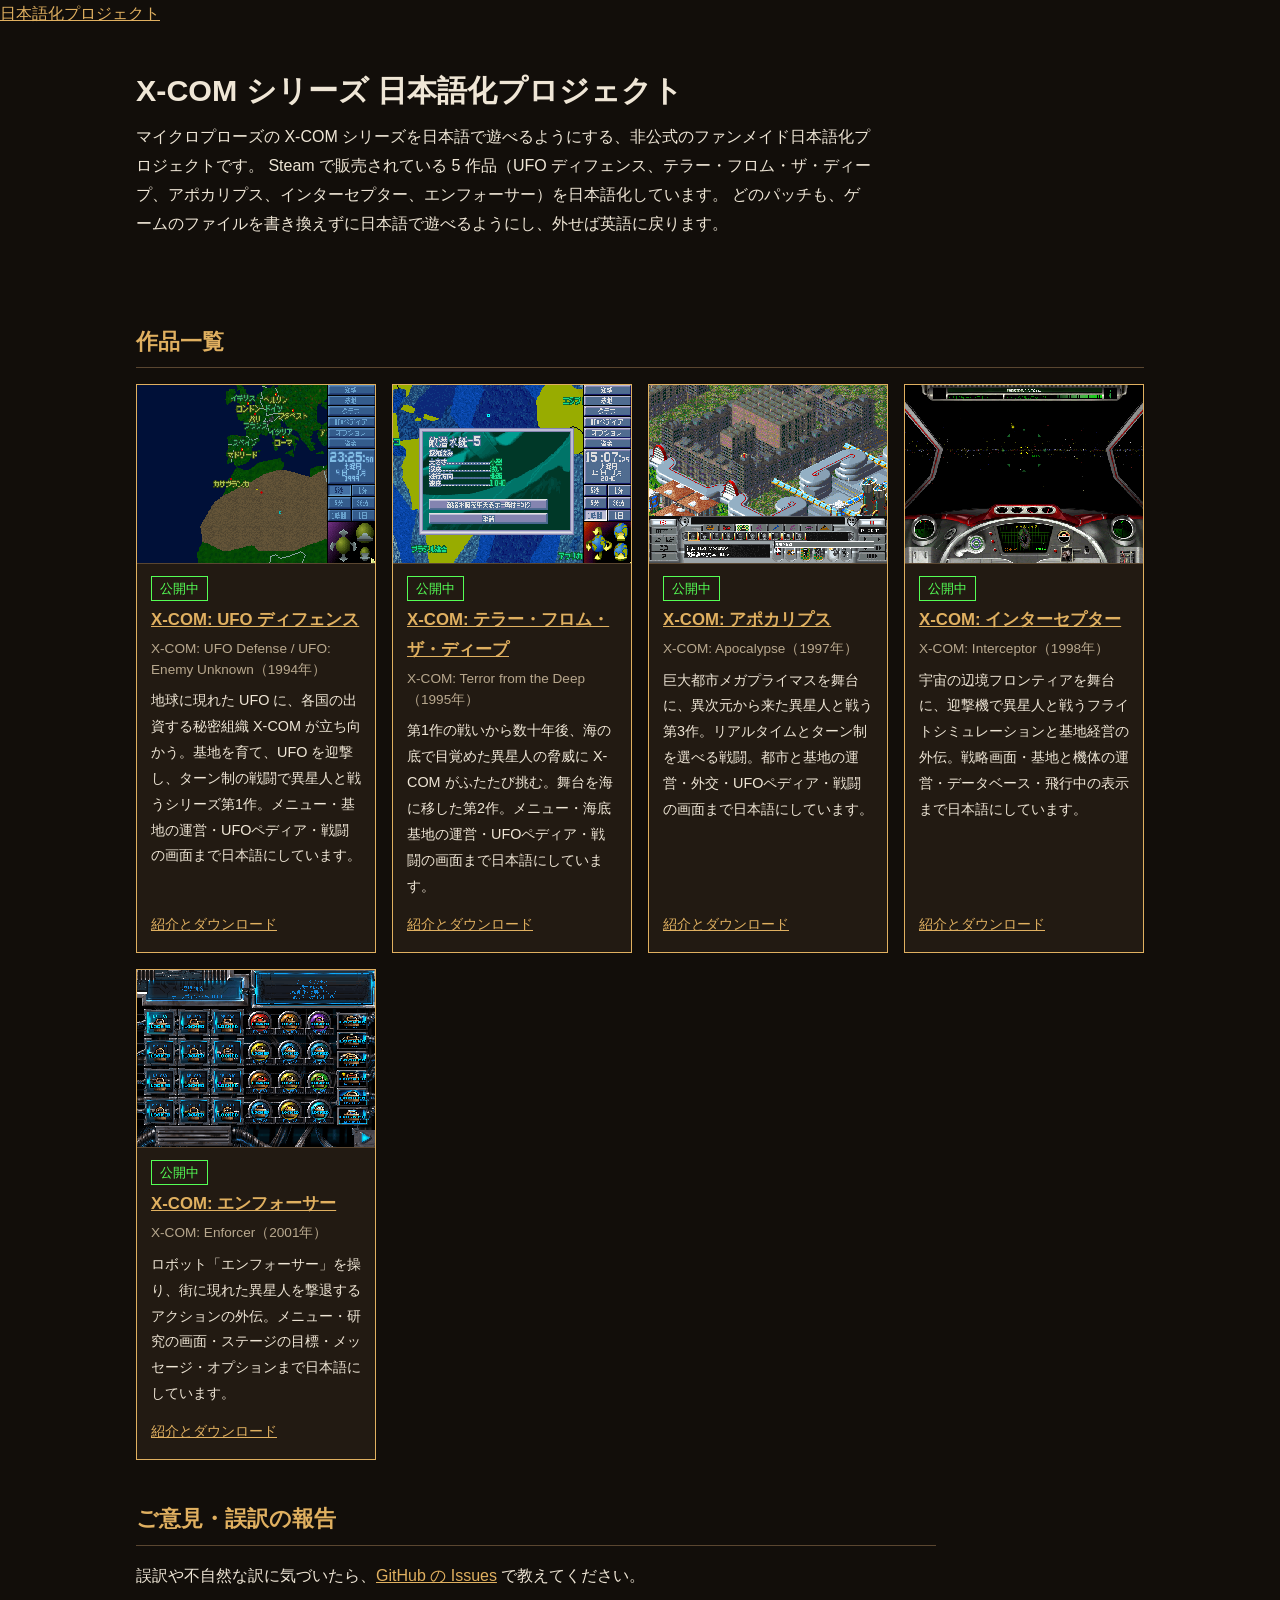
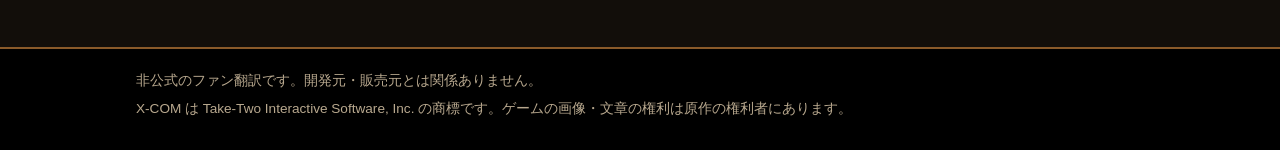
<file: docs/index.html>
<!doctype html>
<html lang="ja">
<head>
<meta charset="utf-8">
<meta name="viewport" content="width=device-width, initial-scale=1">
<title>X-COM シリーズ 日本語化プロジェクト</title>
<meta name="description" content="X-COM シリーズ（UFO ディフェンス、テラー・フロム・ザ・ディープ、アポカリプスほか）を日本語で遊べるようにする、非公式のファンメイド日本語化プロジェクト。">
<meta property="og:type" content="website">
<meta property="og:title" content="X-COM シリーズ 日本語化プロジェクト">
<meta property="og:description" content="X-COM シリーズ（UFO ディフェンス、テラー・フロム・ザ・ディープ、アポカリプスほか）を日本語で遊べるようにする、非公式のファンメイド日本語化プロジェクト。">
<meta property="og:url" content="https://higesho.github.io/xcom-ja/">
<meta property="og:image" content="https://higesho.github.io/xcom-ja/ufo/img/geoscape.png">
<link rel="stylesheet" href="style.css">
</head>
<body>
<header class="jpn" id="jpn"><div class="jpn-band"><a class="jpn-home" href="https://higesho.github.io/ja/">日本語化プロジェクト</a></div></header>
<script src="https://higesho.github.io/ja/nav.js"></script>

<main class="band">
<section class="hero">
<h1>X-COM シリーズ 日本語化プロジェクト</h1>
<p class="tag">マイクロプローズの X-COM シリーズを日本語で遊べるようにする、非公式のファンメイド日本語化プロジェクトです。
Steam で販売されている 5 作品（UFO ディフェンス、テラー・フロム・ザ・ディープ、アポカリプス、インターセプター、エンフォーサー）を日本語化しています。
どのパッチも、ゲームのファイルを書き換えずに日本語で遊べるようにし、外せば英語に戻ります。</p>
</section>

<h2 id="titles">作品一覧</h2>
<ul class="titles">
  <li class="ready">
    <a class="thumb" href="ufo/index.html"><img src="ufo/img/geoscape.png" alt="X-COM: UFO ディフェンス 日本語版の地球の画面" loading="lazy"></a>
    <div class="body">
      <span class="state ready">公開中</span>
      <span class="name"><a href="ufo/index.html">X-COM: UFO ディフェンス</a></span>
      <span class="orig">X-COM: UFO Defense / UFO: Enemy Unknown（1994年）</span>
      <span class="desc">地球に現れた UFO に、各国の出資する秘密組織 X-COM が立ち向かう。基地を育て、UFO を迎撃し、ターン制の戦闘で異星人と戦うシリーズ第1作。メニュー・基地の運営・UFOペディア・戦闘の画面まで日本語にしています。</span>
      <span class="more"><a href="ufo/index.html">紹介とダウンロード</a></span>
    </div>
  </li>
  <li class="ready">
    <a class="thumb" href="tftd/index.html"><img src="tftd/img/geoscape.png" alt="X-COM: テラー・フロム・ザ・ディープ 日本語版で敵潜水艇を探知した画面" loading="lazy"></a>
    <div class="body">
      <span class="state ready">公開中</span>
      <span class="name"><a href="tftd/index.html">X-COM: テラー・フロム・ザ・ディープ</a></span>
      <span class="orig">X-COM: Terror from the Deep（1995年）</span>
      <span class="desc">第1作の戦いから数十年後、海の底で目覚めた異星人の脅威に X-COM がふたたび挑む。舞台を海に移した第2作。メニュー・海底基地の運営・UFOペディア・戦闘の画面まで日本語にしています。</span>
      <span class="more"><a href="tftd/index.html">紹介とダウンロード</a></span>
    </div>
  </li>
  <li class="ready">
    <a class="thumb" href="apoc/index.html"><img src="apoc/img/city.png" alt="X-COM: アポカリプス 日本語版の都市の画面" loading="lazy"></a>
    <div class="body">
      <span class="state ready">公開中</span>
      <span class="name"><a href="apoc/index.html">X-COM: アポカリプス</a></span>
      <span class="orig">X-COM: Apocalypse（1997年）</span>
      <span class="desc">巨大都市メガプライマスを舞台に、異次元から来た異星人と戦う第3作。リアルタイムとターン制を選べる戦闘。都市と基地の運営・外交・UFOペディア・戦闘の画面まで日本語にしています。</span>
      <span class="more"><a href="apoc/index.html">紹介とダウンロード</a></span>
    </div>
  </li>
  <li class="ready">
    <a class="thumb" href="interceptor/index.html"><img src="interceptor/img/flight.png" alt="X-COM: インターセプター 日本語版の飛行中のコクピット" loading="lazy"></a>
    <div class="body">
      <span class="state ready">公開中</span>
      <span class="name"><a href="interceptor/index.html">X-COM: インターセプター</a></span>
      <span class="orig">X-COM: Interceptor（1998年）</span>
      <span class="desc">宇宙の辺境フロンティアを舞台に、迎撃機で異星人と戦うフライトシミュレーションと基地経営の外伝。戦略画面・基地と機体の運営・データベース・飛行中の表示まで日本語にしています。</span>
      <span class="more"><a href="interceptor/index.html">紹介とダウンロード</a></span>
    </div>
  </li>
  <li class="ready">
    <a class="thumb" href="enforcer/index.html"><img src="enforcer/img/research.png" alt="X-COM: エンフォーサー 日本語版の研究の画面" loading="lazy"></a>
    <div class="body">
      <span class="state ready">公開中</span>
      <span class="name"><a href="enforcer/index.html">X-COM: エンフォーサー</a></span>
      <span class="orig">X-COM: Enforcer（2001年）</span>
      <span class="desc">ロボット「エンフォーサー」を操り、街に現れた異星人を撃退するアクションの外伝。メニュー・研究の画面・ステージの目標・メッセージ・オプションまで日本語にしています。</span>
      <span class="more"><a href="enforcer/index.html">紹介とダウンロード</a></span>
    </div>
  </li>
</ul>

<div class="text">
<h2>ご意見・誤訳の報告</h2>
<p>誤訳や不自然な訳に気づいたら、<a href="https://github.com/higesho/xcom-ja/issues">GitHub の Issues</a> で教えてください。</p>
</div>
</main>

<footer class="foot"><div class="band">
  <p>非公式のファン翻訳です。開発元・販売元とは関係ありません。</p>
  <p>X-COM は Take-Two Interactive Software, Inc. の商標です。ゲームの画像・文章の権利は原作の権利者にあります。</p>
</div></footer>
</body>
</html>
</file>
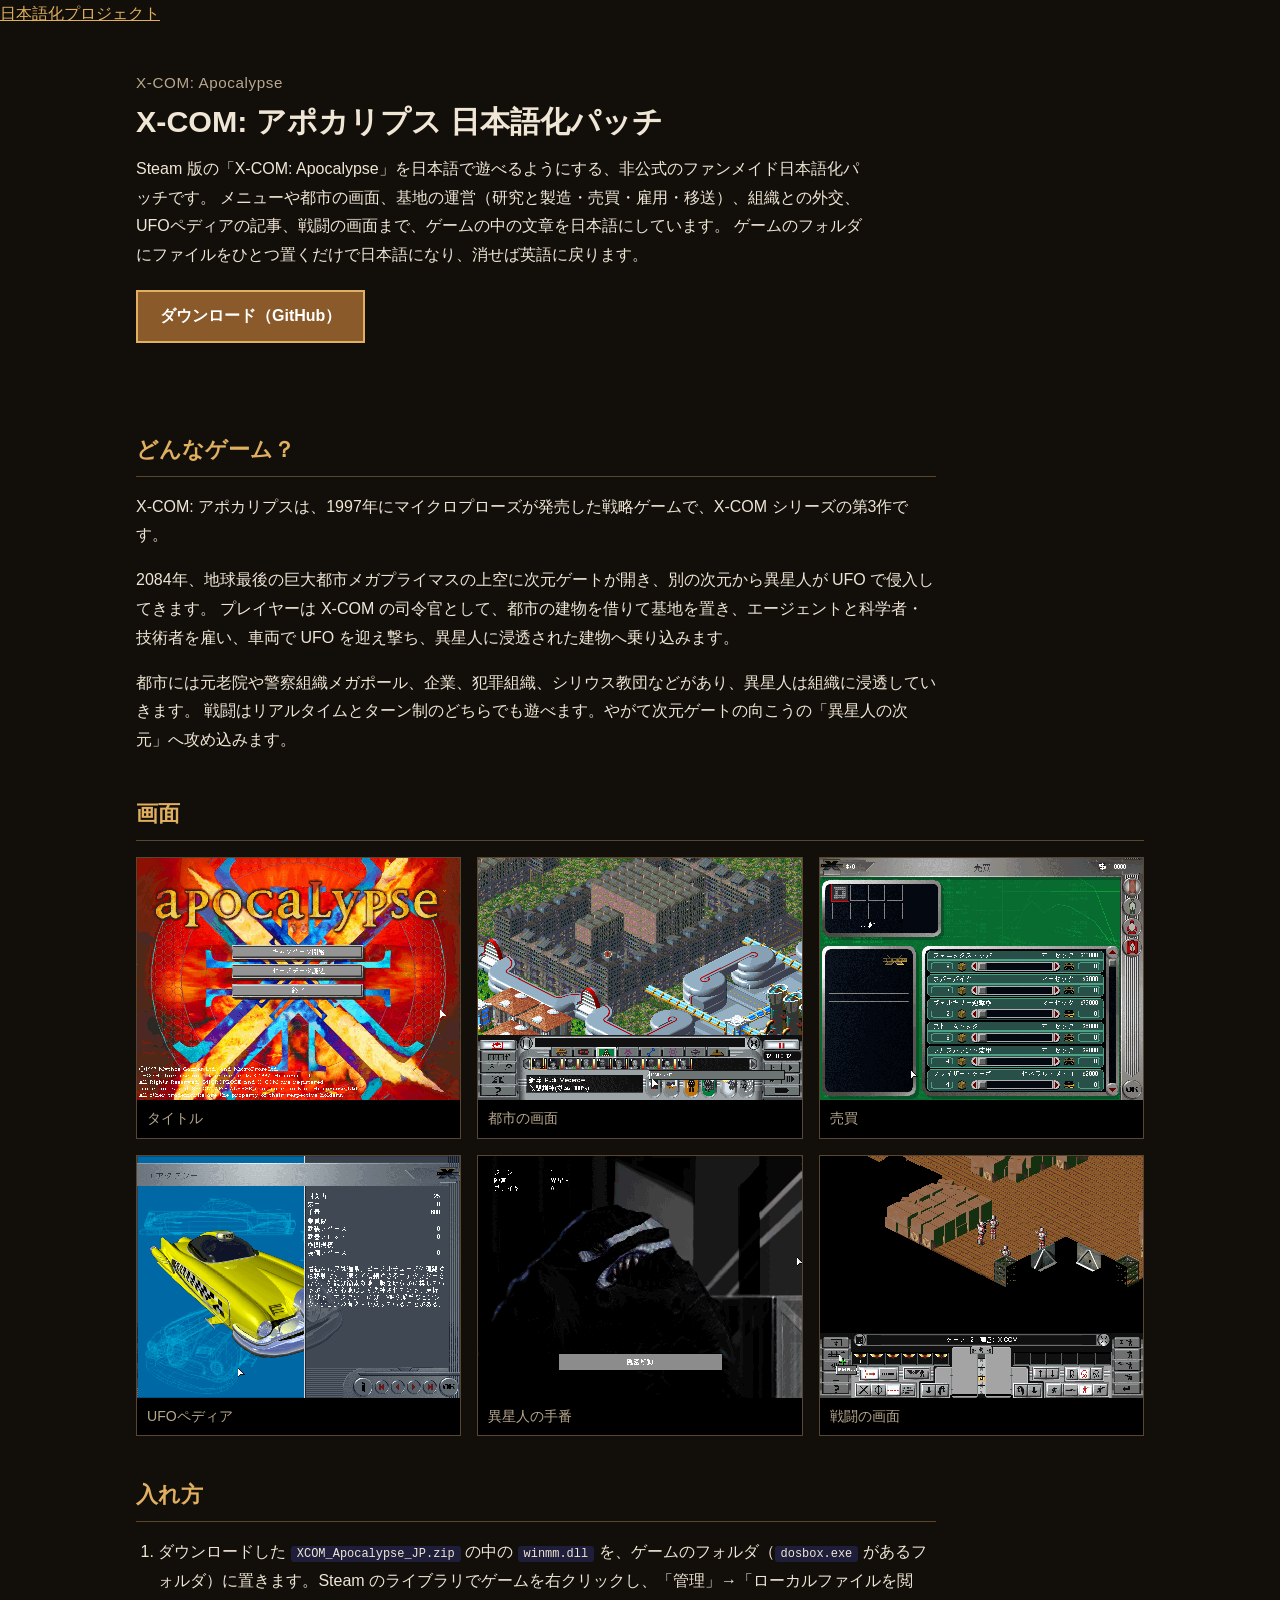
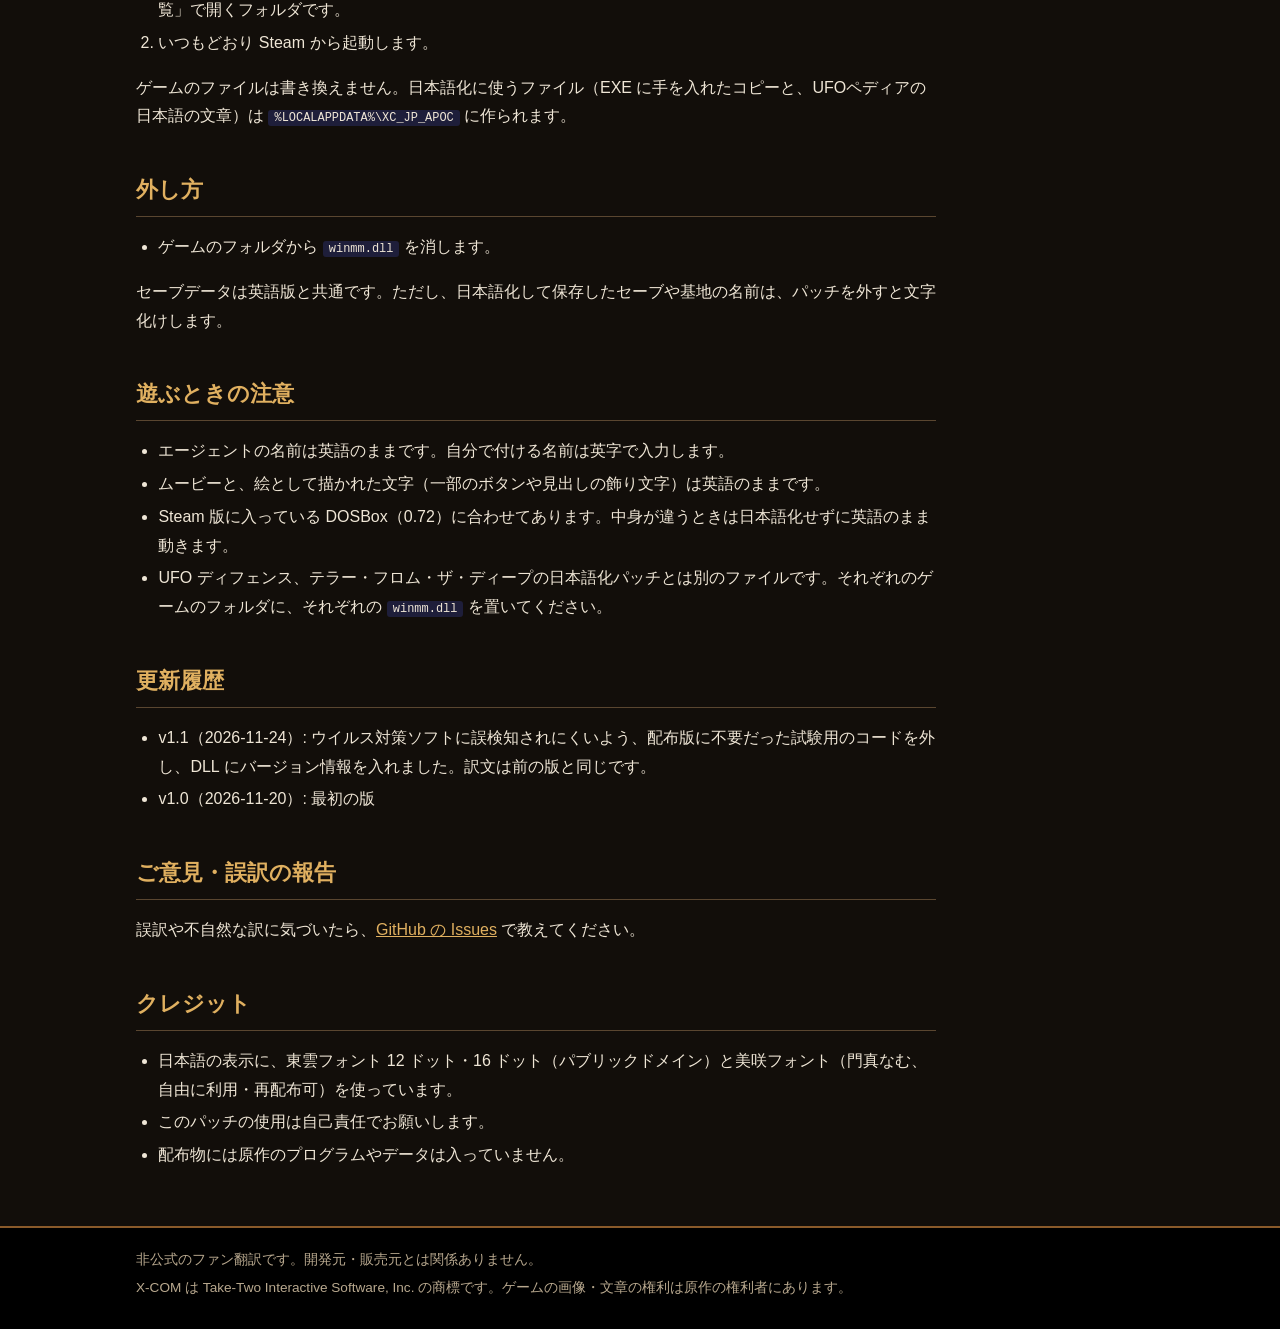
<file: docs/apoc/index.html>
<!doctype html>
<html lang="ja">
<head>
<meta charset="utf-8">
<meta name="viewport" content="width=device-width, initial-scale=1">
<title>X-COM: アポカリプス 日本語化パッチ — X-COM シリーズ 日本語化プロジェクト</title>
<meta name="description" content="Steam 版 X-COM: Apocalypse を日本語で遊べるようにする、非公式のファンメイド日本語化パッチ。">
<meta property="og:type" content="article">
<meta property="og:title" content="X-COM: アポカリプス 日本語化パッチ">
<meta property="og:description" content="Steam 版 X-COM: Apocalypse を日本語で遊べるようにする、非公式のファンメイド日本語化パッチ。">
<meta property="og:url" content="https://higesho.github.io/xcom-ja/apoc/">
<meta property="og:image" content="https://higesho.github.io/xcom-ja/apoc/img/city.png">
<link rel="stylesheet" href="../style.css">
</head>
<body>
<header class="jpn" id="jpn"><div class="jpn-band"><a class="jpn-home" href="https://higesho.github.io/ja/">日本語化プロジェクト</a></div></header>
<script src="https://higesho.github.io/ja/nav.js"></script>

<main class="band">
<section class="hero">
<p class="sub">X-COM: Apocalypse</p>
<h1>X-COM: アポカリプス 日本語化パッチ</h1>
<p class="tag">Steam 版の「X-COM: Apocalypse」を日本語で遊べるようにする、非公式のファンメイド日本語化パッチです。
メニューや都市の画面、基地の運営（研究と製造・売買・雇用・移送）、組織との外交、UFOペディアの記事、戦闘の画面まで、ゲームの中の文章を日本語にしています。
ゲームのフォルダにファイルをひとつ置くだけで日本語になり、消せば英語に戻ります。</p>
<p><a class="dl" href="https://github.com/higesho/xcom-ja/releases/tag/apoc-v1.1">ダウンロード（GitHub）</a></p>
</section>

<div class="text">
<h2>どんなゲーム？</h2>
<p>X-COM: アポカリプスは、1997年にマイクロプローズが発売した戦略ゲームで、X-COM シリーズの第3作です。</p>
<p>2084年、地球最後の巨大都市メガプライマスの上空に次元ゲートが開き、別の次元から異星人が UFO で侵入してきます。
プレイヤーは X-COM の司令官として、都市の建物を借りて基地を置き、エージェントと科学者・技術者を雇い、車両で UFO を迎え撃ち、異星人に浸透された建物へ乗り込みます。</p>
<p>都市には元老院や警察組織メガポール、企業、犯罪組織、シリウス教団などがあり、異星人は組織に浸透していきます。
戦闘はリアルタイムとターン制のどちらでも遊べます。やがて次元ゲートの向こうの「異星人の次元」へ攻め込みます。</p>
</div>

<h2>画面</h2>
<div class="shots">
  <figure><img src="img/title.png" alt="タイトル画面のメニュー" loading="lazy"><figcaption>タイトル</figcaption></figure>
  <figure><img src="img/city.png" alt="都市メガプライマスの画面。エージェントの状態とボタンの説明が日本語で出ている" loading="lazy"><figcaption>都市の画面</figcaption></figure>
  <figure><img src="img/buysell.png" alt="売買の画面。車両の名前とメーカーが日本語で出ている" loading="lazy"><figcaption>売買</figcaption></figure>
  <figure><img src="img/ufopaedia.png" alt="UFOペディアのエアタクシーの記事" loading="lazy"><figcaption>UFOペディア</figcaption></figure>
  <figure><img src="img/hidden.png" alt="戦闘で異星人の手番を待つ画面" loading="lazy"><figcaption>異星人の手番</figcaption></figure>
  <figure><img src="img/battle.png" alt="戦闘の画面。メッセージ欄にターンと陣営が出ている" loading="lazy"><figcaption>戦闘の画面</figcaption></figure>
</div>

<div class="text">
<h2>入れ方</h2>
<ol>
<li>ダウンロードした <code>XCOM_Apocalypse_JP.zip</code> の中の <code>winmm.dll</code> を、ゲームのフォルダ（<code>dosbox.exe</code> があるフォルダ）に置きます。Steam のライブラリでゲームを右クリックし、「管理」→「ローカルファイルを閲覧」で開くフォルダです。</li>
<li>いつもどおり Steam から起動します。</li>
</ol>
<p>ゲームのファイルは書き換えません。日本語化に使うファイル（EXE に手を入れたコピーと、UFOペディアの日本語の文章）は <code>%LOCALAPPDATA%\XC_JP_APOC</code> に作られます。</p>

<h2>外し方</h2>
<ul>
<li>ゲームのフォルダから <code>winmm.dll</code> を消します。</li>
</ul>
<p>セーブデータは英語版と共通です。ただし、日本語化して保存したセーブや基地の名前は、パッチを外すと文字化けします。</p>

<h2>遊ぶときの注意</h2>
<ul>
<li>エージェントの名前は英語のままです。自分で付ける名前は英字で入力します。</li>
<li>ムービーと、絵として描かれた文字（一部のボタンや見出しの飾り文字）は英語のままです。</li>
<li>Steam 版に入っている DOSBox（0.72）に合わせてあります。中身が違うときは日本語化せずに英語のまま動きます。</li>
<li>UFO ディフェンス、テラー・フロム・ザ・ディープの日本語化パッチとは別のファイルです。それぞれのゲームのフォルダに、それぞれの <code>winmm.dll</code> を置いてください。</li>
</ul>

<h2>更新履歴</h2>
<ul>
<li>v1.1（2026-11-24）: ウイルス対策ソフトに誤検知されにくいよう、配布版に不要だった試験用のコードを外し、DLL にバージョン情報を入れました。訳文は前の版と同じです。</li>
<li>v1.0（2026-11-20）: 最初の版</li>
</ul>

<h2>ご意見・誤訳の報告</h2>
<p>誤訳や不自然な訳に気づいたら、<a href="https://github.com/higesho/xcom-ja/issues">GitHub の Issues</a> で教えてください。</p>

<h2>クレジット</h2>
<ul>
<li>日本語の表示に、東雲フォント 12 ドット・16 ドット（パブリックドメイン）と美咲フォント（門真なむ、自由に利用・再配布可）を使っています。</li>
<li>このパッチの使用は自己責任でお願いします。</li>
<li>配布物には原作のプログラムやデータは入っていません。</li>
</ul>
</div>
</main>

<footer class="foot"><div class="band">
  <p>非公式のファン翻訳です。開発元・販売元とは関係ありません。</p>
  <p>X-COM は Take-Two Interactive Software, Inc. の商標です。ゲームの画像・文章の権利は原作の権利者にあります。</p>
</div></footer>
</body>
</html>
</file>
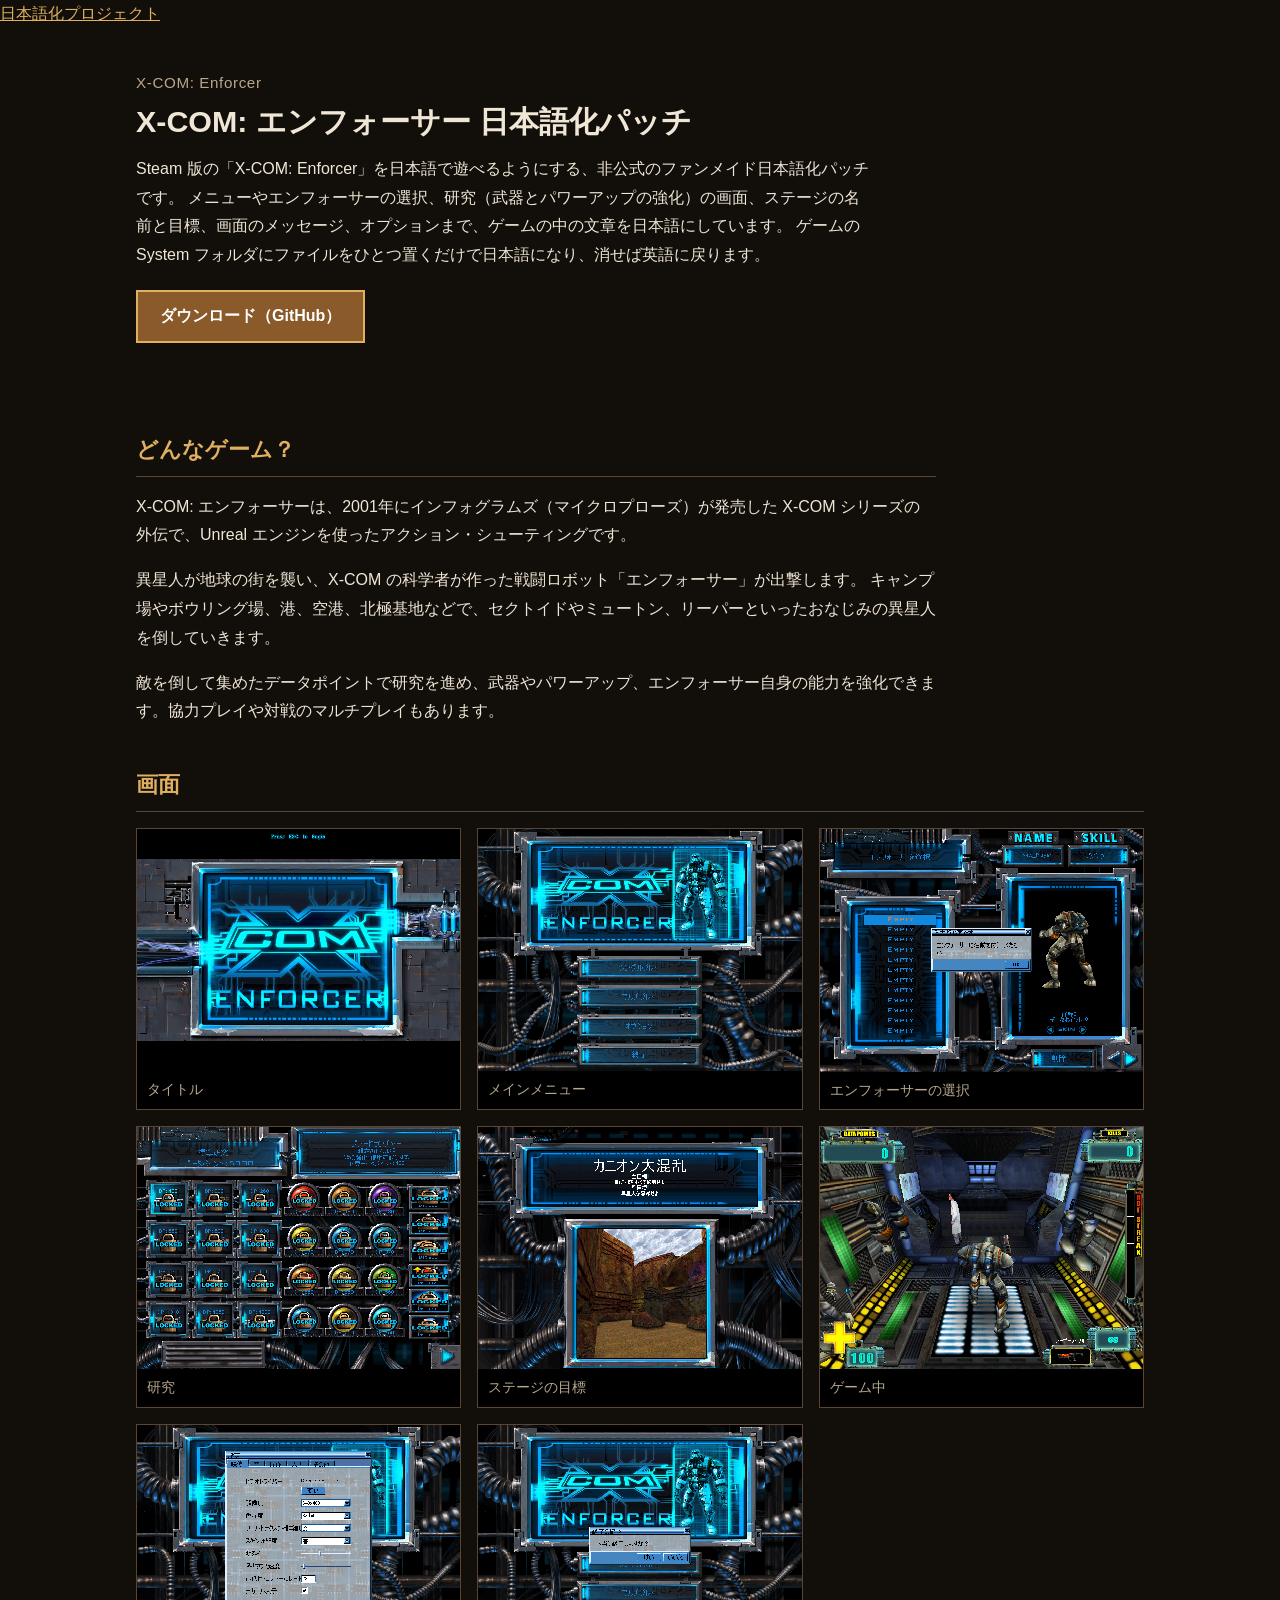
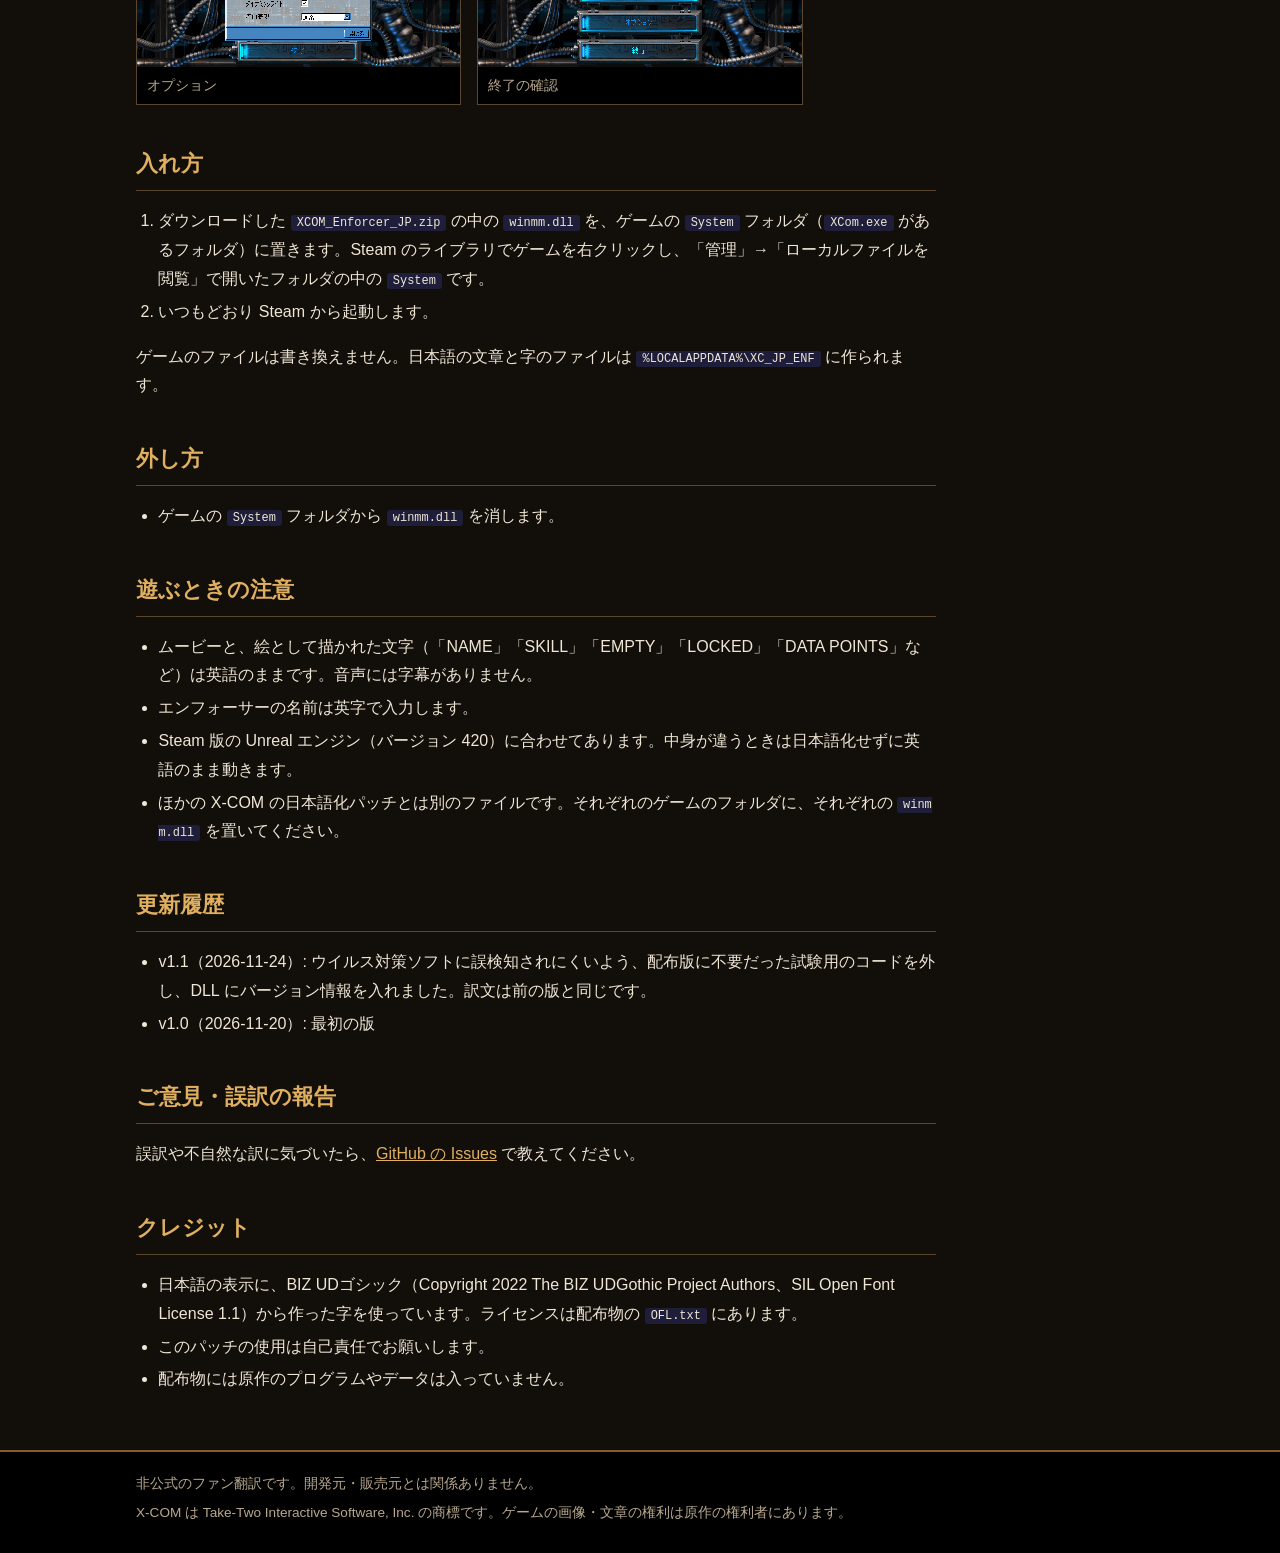
<file: docs/enforcer/index.html>
<!doctype html>
<html lang="ja">
<head>
<meta charset="utf-8">
<meta name="viewport" content="width=device-width, initial-scale=1">
<title>X-COM: エンフォーサー 日本語化パッチ — X-COM シリーズ 日本語化プロジェクト</title>
<meta name="description" content="Steam 版 X-COM: Enforcer を日本語で遊べるようにする、非公式のファンメイド日本語化パッチ。">
<meta property="og:type" content="article">
<meta property="og:title" content="X-COM: エンフォーサー 日本語化パッチ">
<meta property="og:description" content="Steam 版 X-COM: Enforcer を日本語で遊べるようにする、非公式のファンメイド日本語化パッチ。">
<meta property="og:url" content="https://higesho.github.io/xcom-ja/enforcer/">
<meta property="og:image" content="https://higesho.github.io/xcom-ja/enforcer/img/research.png">
<link rel="stylesheet" href="../style.css">
</head>
<body>
<header class="jpn" id="jpn"><div class="jpn-band"><a class="jpn-home" href="https://higesho.github.io/ja/">日本語化プロジェクト</a></div></header>
<script src="https://higesho.github.io/ja/nav.js"></script>

<main class="band">
<section class="hero">
<p class="sub">X-COM: Enforcer</p>
<h1>X-COM: エンフォーサー 日本語化パッチ</h1>
<p class="tag">Steam 版の「X-COM: Enforcer」を日本語で遊べるようにする、非公式のファンメイド日本語化パッチです。
メニューやエンフォーサーの選択、研究（武器とパワーアップの強化）の画面、ステージの名前と目標、画面のメッセージ、オプションまで、ゲームの中の文章を日本語にしています。
ゲームの System フォルダにファイルをひとつ置くだけで日本語になり、消せば英語に戻ります。</p>
<p><a class="dl" href="https://github.com/higesho/xcom-ja/releases/tag/enf-v1.1">ダウンロード（GitHub）</a></p>
</section>

<div class="text">
<h2>どんなゲーム？</h2>
<p>X-COM: エンフォーサーは、2001年にインフォグラムズ（マイクロプローズ）が発売した X-COM シリーズの外伝で、Unreal エンジンを使ったアクション・シューティングです。</p>
<p>異星人が地球の街を襲い、X-COM の科学者が作った戦闘ロボット「エンフォーサー」が出撃します。
キャンプ場やボウリング場、港、空港、北極基地などで、セクトイドやミュートン、リーパーといったおなじみの異星人を倒していきます。</p>
<p>敵を倒して集めたデータポイントで研究を進め、武器やパワーアップ、エンフォーサー自身の能力を強化できます。協力プレイや対戦のマルチプレイもあります。</p>
</div>

<h2>画面</h2>
<div class="shots">
  <figure><img src="img/title.png" alt="タイトル画面" loading="lazy"><figcaption>タイトル</figcaption></figure>
  <figure><img src="img/menu.png" alt="メインメニュー" loading="lazy"><figcaption>メインメニュー</figcaption></figure>
  <figure><img src="img/choose.png" alt="エンフォーサーの選択とメッセージの窓" loading="lazy"><figcaption>エンフォーサーの選択</figcaption></figure>
  <figure><img src="img/research.png" alt="研究の画面。ブレードランチャーの強化の説明が日本語で出ている" loading="lazy"><figcaption>研究</figcaption></figure>
  <figure><img src="img/briefing.png" alt="ステージの名前と目標の画面" loading="lazy"><figcaption>ステージの目標</figcaption></figure>
  <figure><img src="img/game.png" alt="ゲーム中の画面。武器の名前が日本語で出ている" loading="lazy"><figcaption>ゲーム中</figcaption></figure>
  <figure><img src="img/options.png" alt="オプションの映像の設定" loading="lazy"><figcaption>オプション</figcaption></figure>
  <figure><img src="img/quit.png" alt="終了の確認の窓" loading="lazy"><figcaption>終了の確認</figcaption></figure>
</div>

<div class="text">
<h2>入れ方</h2>
<ol>
<li>ダウンロードした <code>XCOM_Enforcer_JP.zip</code> の中の <code>winmm.dll</code> を、ゲームの <code>System</code> フォルダ（<code>XCom.exe</code> があるフォルダ）に置きます。Steam のライブラリでゲームを右クリックし、「管理」→「ローカルファイルを閲覧」で開いたフォルダの中の <code>System</code> です。</li>
<li>いつもどおり Steam から起動します。</li>
</ol>
<p>ゲームのファイルは書き換えません。日本語の文章と字のファイルは <code>%LOCALAPPDATA%\XC_JP_ENF</code> に作られます。</p>

<h2>外し方</h2>
<ul>
<li>ゲームの <code>System</code> フォルダから <code>winmm.dll</code> を消します。</li>
</ul>

<h2>遊ぶときの注意</h2>
<ul>
<li>ムービーと、絵として描かれた文字（「NAME」「SKILL」「EMPTY」「LOCKED」「DATA POINTS」など）は英語のままです。音声には字幕がありません。</li>
<li>エンフォーサーの名前は英字で入力します。</li>
<li>Steam 版の Unreal エンジン（バージョン 420）に合わせてあります。中身が違うときは日本語化せずに英語のまま動きます。</li>
<li>ほかの X-COM の日本語化パッチとは別のファイルです。それぞれのゲームのフォルダに、それぞれの <code>winmm.dll</code> を置いてください。</li>
</ul>

<h2>更新履歴</h2>
<ul>
<li>v1.1（2026-11-24）: ウイルス対策ソフトに誤検知されにくいよう、配布版に不要だった試験用のコードを外し、DLL にバージョン情報を入れました。訳文は前の版と同じです。</li>
<li>v1.0（2026-11-20）: 最初の版</li>
</ul>

<h2>ご意見・誤訳の報告</h2>
<p>誤訳や不自然な訳に気づいたら、<a href="https://github.com/higesho/xcom-ja/issues">GitHub の Issues</a> で教えてください。</p>

<h2>クレジット</h2>
<ul>
<li>日本語の表示に、BIZ UDゴシック（Copyright 2022 The BIZ UDGothic Project Authors、SIL Open Font License 1.1）から作った字を使っています。ライセンスは配布物の <code>OFL.txt</code> にあります。</li>
<li>このパッチの使用は自己責任でお願いします。</li>
<li>配布物には原作のプログラムやデータは入っていません。</li>
</ul>
</div>
</main>

<footer class="foot"><div class="band">
  <p>非公式のファン翻訳です。開発元・販売元とは関係ありません。</p>
  <p>X-COM は Take-Two Interactive Software, Inc. の商標です。ゲームの画像・文章の権利は原作の権利者にあります。</p>
</div></footer>
</body>
</html>
</file>
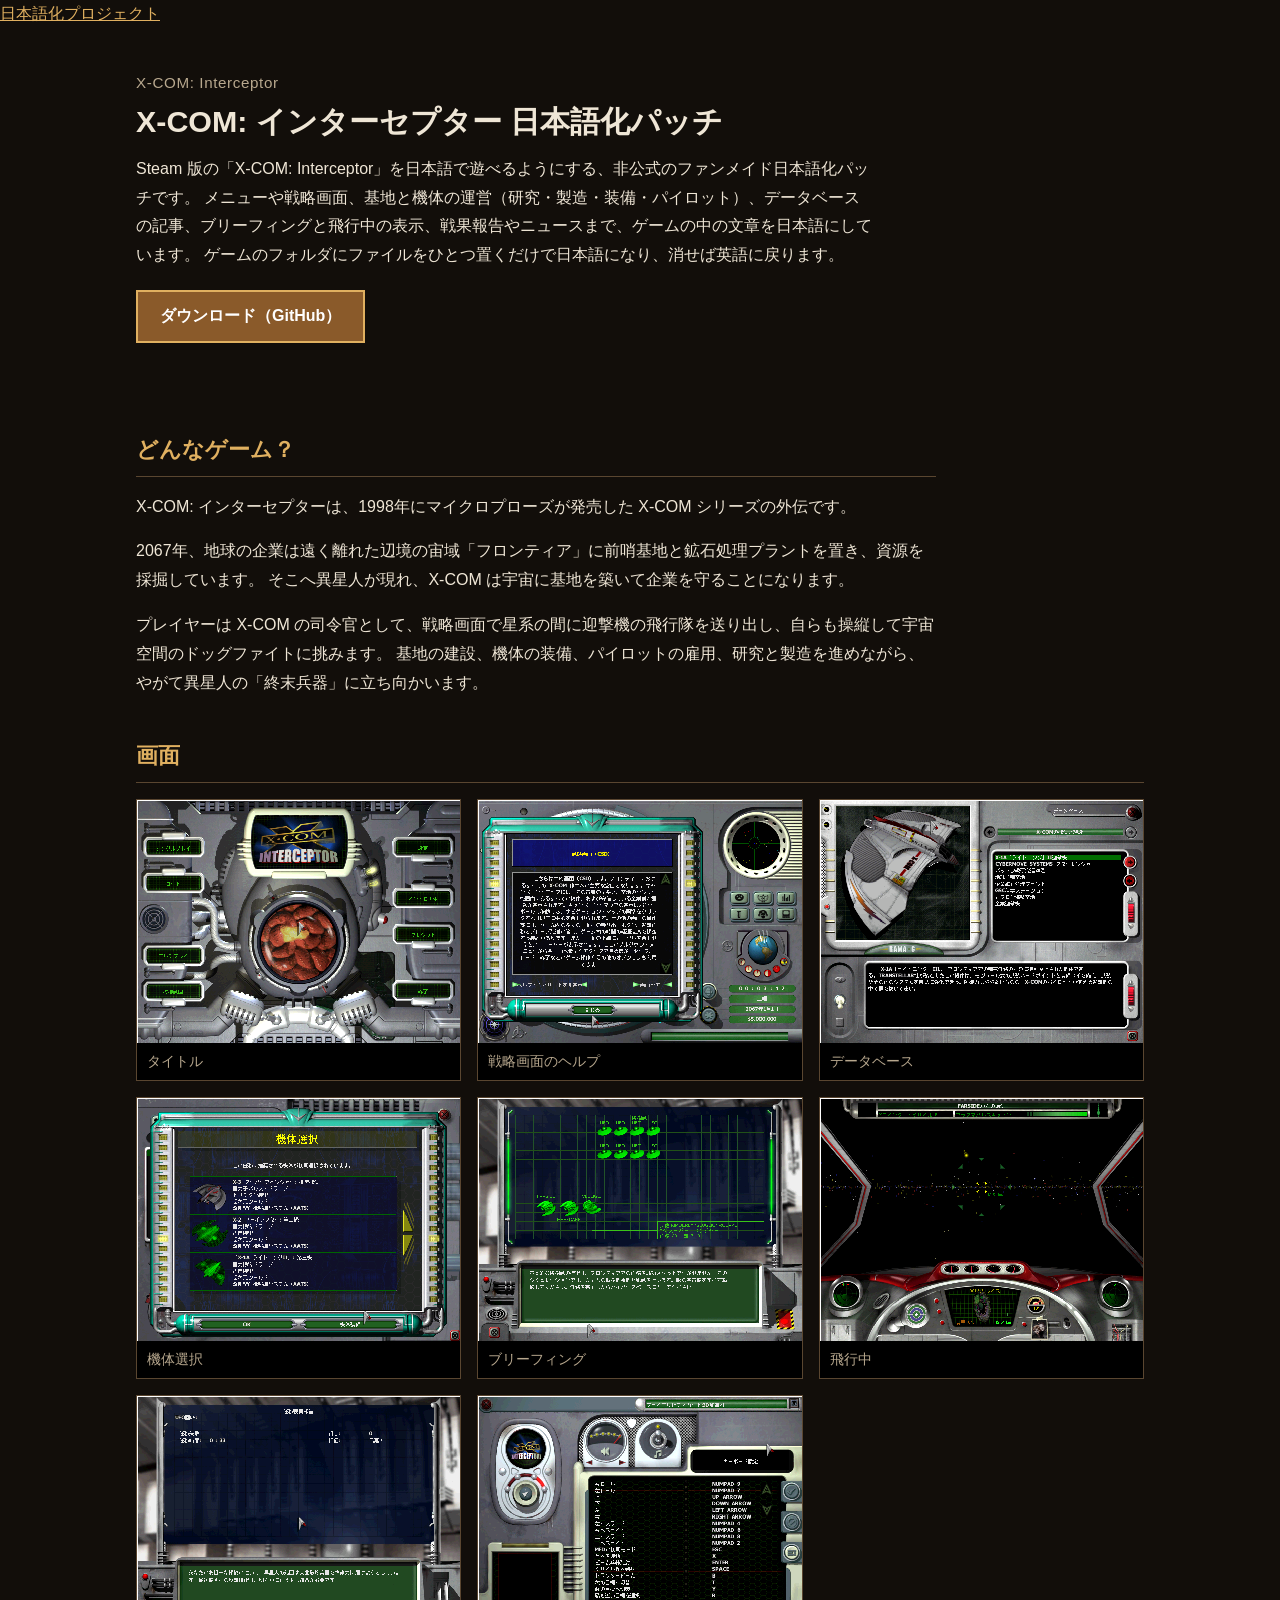
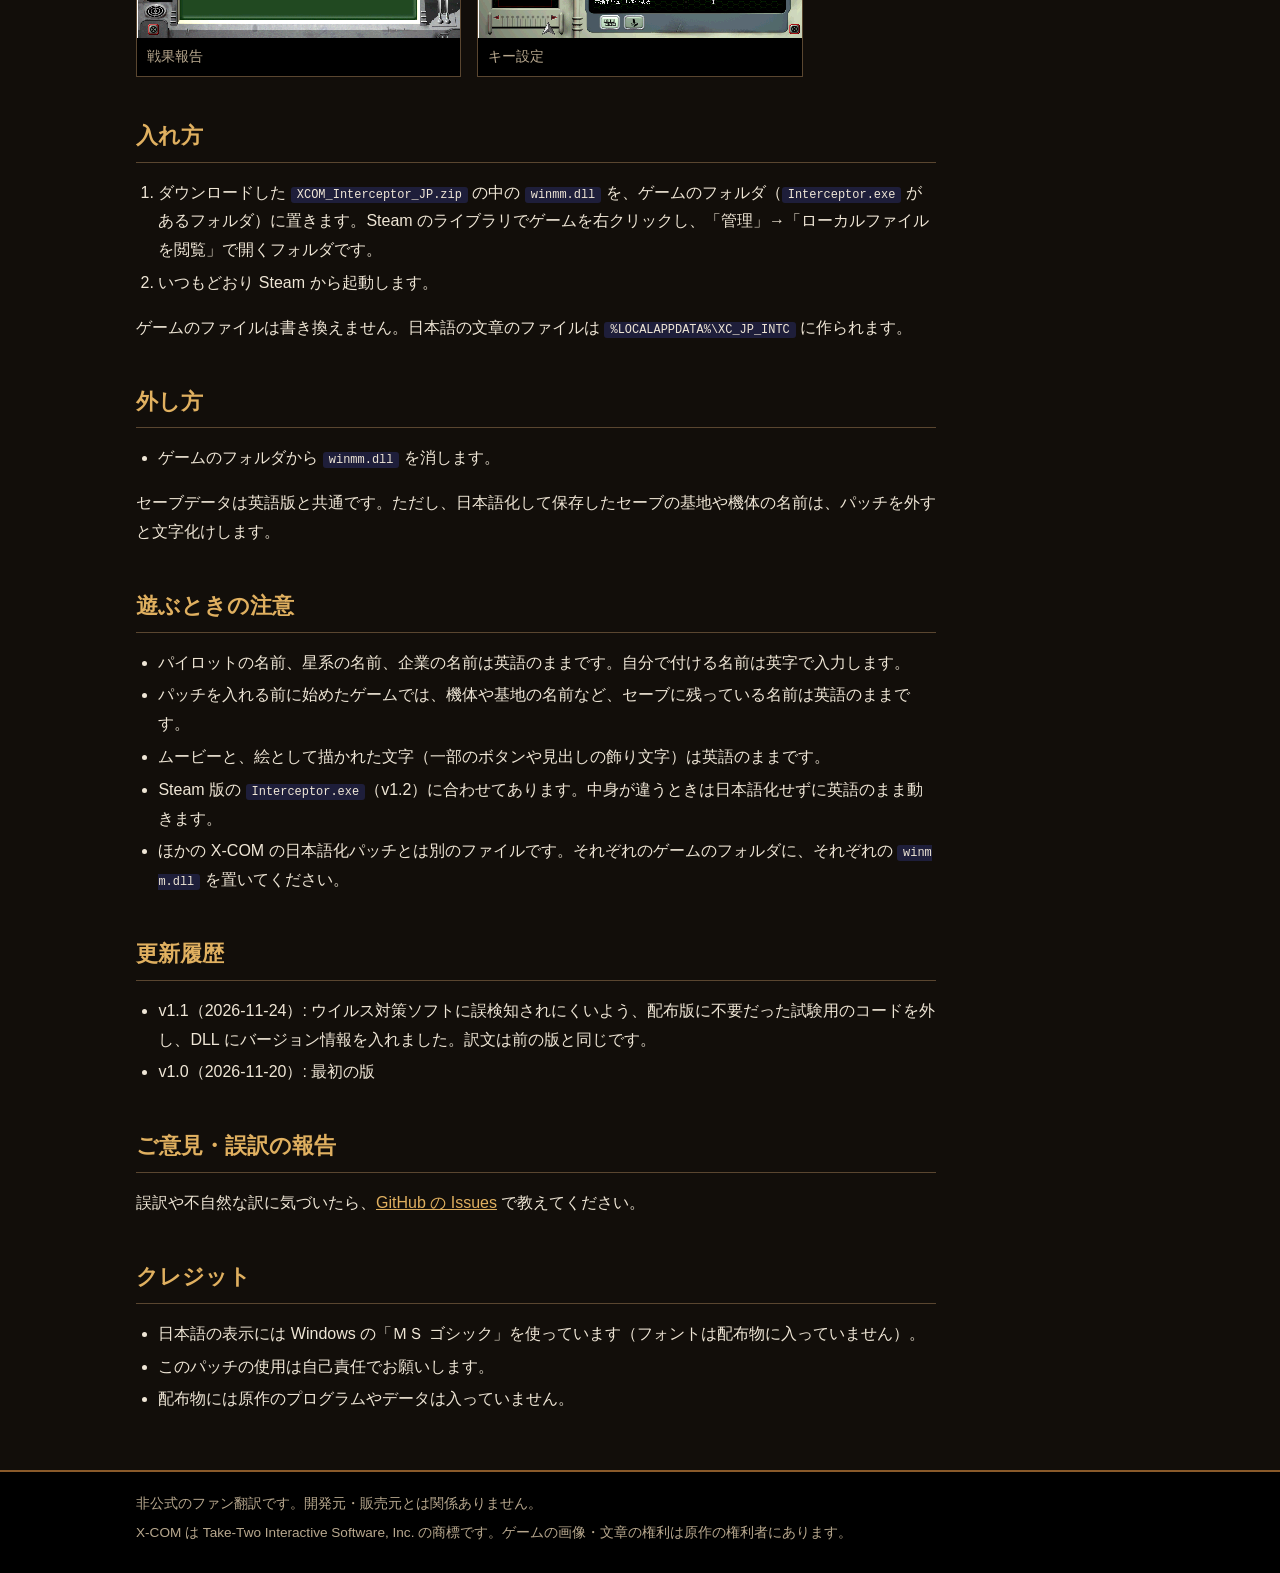
<file: docs/interceptor/index.html>
<!doctype html>
<html lang="ja">
<head>
<meta charset="utf-8">
<meta name="viewport" content="width=device-width, initial-scale=1">
<title>X-COM: インターセプター 日本語化パッチ — X-COM シリーズ 日本語化プロジェクト</title>
<meta name="description" content="Steam 版 X-COM: Interceptor を日本語で遊べるようにする、非公式のファンメイド日本語化パッチ。">
<meta property="og:type" content="article">
<meta property="og:title" content="X-COM: インターセプター 日本語化パッチ">
<meta property="og:description" content="Steam 版 X-COM: Interceptor を日本語で遊べるようにする、非公式のファンメイド日本語化パッチ。">
<meta property="og:url" content="https://higesho.github.io/xcom-ja/interceptor/">
<meta property="og:image" content="https://higesho.github.io/xcom-ja/interceptor/img/flight.png">
<link rel="stylesheet" href="../style.css">
</head>
<body>
<header class="jpn" id="jpn"><div class="jpn-band"><a class="jpn-home" href="https://higesho.github.io/ja/">日本語化プロジェクト</a></div></header>
<script src="https://higesho.github.io/ja/nav.js"></script>

<main class="band">
<section class="hero">
<p class="sub">X-COM: Interceptor</p>
<h1>X-COM: インターセプター 日本語化パッチ</h1>
<p class="tag">Steam 版の「X-COM: Interceptor」を日本語で遊べるようにする、非公式のファンメイド日本語化パッチです。
メニューや戦略画面、基地と機体の運営（研究・製造・装備・パイロット）、データベースの記事、ブリーフィングと飛行中の表示、戦果報告やニュースまで、ゲームの中の文章を日本語にしています。
ゲームのフォルダにファイルをひとつ置くだけで日本語になり、消せば英語に戻ります。</p>
<p><a class="dl" href="https://github.com/higesho/xcom-ja/releases/tag/intc-v1.1">ダウンロード（GitHub）</a></p>
</section>

<div class="text">
<h2>どんなゲーム？</h2>
<p>X-COM: インターセプターは、1998年にマイクロプローズが発売した X-COM シリーズの外伝です。</p>
<p>2067年、地球の企業は遠く離れた辺境の宙域「フロンティア」に前哨基地と鉱石処理プラントを置き、資源を採掘しています。
そこへ異星人が現れ、X-COM は宇宙に基地を築いて企業を守ることになります。</p>
<p>プレイヤーは X-COM の司令官として、戦略画面で星系の間に迎撃機の飛行隊を送り出し、自らも操縦して宇宙空間のドッグファイトに挑みます。
基地の建設、機体の装備、パイロットの雇用、研究と製造を進めながら、やがて異星人の「終末兵器」に立ち向かいます。</p>
</div>

<h2>画面</h2>
<div class="shots">
  <figure><img src="img/title.png" alt="タイトル画面のメニュー" loading="lazy"><figcaption>タイトル</figcaption></figure>
  <figure><img src="img/csd.png" alt="戦略画面（CSD）のヘルプ・ウィザード" loading="lazy"><figcaption>戦略画面のヘルプ</figcaption></figure>
  <figure><img src="img/database.png" alt="データベースのライトニングIIの記事" loading="lazy"><figcaption>データベース</figcaption></figure>
  <figure><img src="img/shipselect.png" alt="出撃する機体の選択画面" loading="lazy"><figcaption>機体選択</figcaption></figure>
  <figure><img src="img/briefing.png" alt="模擬戦闘のブリーフィング" loading="lazy"><figcaption>ブリーフィング</figcaption></figure>
  <figure><img src="img/flight.png" alt="飛行中のコクピット。通信と武器の名前が日本語で出ている" loading="lazy"><figcaption>飛行中</figcaption></figure>
  <figure><img src="img/debrief.png" alt="任務の戦果報告" loading="lazy"><figcaption>戦果報告</figcaption></figure>
  <figure><img src="img/setup.png" alt="設定画面のキー設定" loading="lazy"><figcaption>キー設定</figcaption></figure>
</div>

<div class="text">
<h2>入れ方</h2>
<ol>
<li>ダウンロードした <code>XCOM_Interceptor_JP.zip</code> の中の <code>winmm.dll</code> を、ゲームのフォルダ（<code>Interceptor.exe</code> があるフォルダ）に置きます。Steam のライブラリでゲームを右クリックし、「管理」→「ローカルファイルを閲覧」で開くフォルダです。</li>
<li>いつもどおり Steam から起動します。</li>
</ol>
<p>ゲームのファイルは書き換えません。日本語の文章のファイルは <code>%LOCALAPPDATA%\XC_JP_INTC</code> に作られます。</p>

<h2>外し方</h2>
<ul>
<li>ゲームのフォルダから <code>winmm.dll</code> を消します。</li>
</ul>
<p>セーブデータは英語版と共通です。ただし、日本語化して保存したセーブの基地や機体の名前は、パッチを外すと文字化けします。</p>

<h2>遊ぶときの注意</h2>
<ul>
<li>パイロットの名前、星系の名前、企業の名前は英語のままです。自分で付ける名前は英字で入力します。</li>
<li>パッチを入れる前に始めたゲームでは、機体や基地の名前など、セーブに残っている名前は英語のままです。</li>
<li>ムービーと、絵として描かれた文字（一部のボタンや見出しの飾り文字）は英語のままです。</li>
<li>Steam 版の <code>Interceptor.exe</code>（v1.2）に合わせてあります。中身が違うときは日本語化せずに英語のまま動きます。</li>
<li>ほかの X-COM の日本語化パッチとは別のファイルです。それぞれのゲームのフォルダに、それぞれの <code>winmm.dll</code> を置いてください。</li>
</ul>

<h2>更新履歴</h2>
<ul>
<li>v1.1（2026-11-24）: ウイルス対策ソフトに誤検知されにくいよう、配布版に不要だった試験用のコードを外し、DLL にバージョン情報を入れました。訳文は前の版と同じです。</li>
<li>v1.0（2026-11-20）: 最初の版</li>
</ul>

<h2>ご意見・誤訳の報告</h2>
<p>誤訳や不自然な訳に気づいたら、<a href="https://github.com/higesho/xcom-ja/issues">GitHub の Issues</a> で教えてください。</p>

<h2>クレジット</h2>
<ul>
<li>日本語の表示には Windows の「ＭＳ ゴシック」を使っています（フォントは配布物に入っていません）。</li>
<li>このパッチの使用は自己責任でお願いします。</li>
<li>配布物には原作のプログラムやデータは入っていません。</li>
</ul>
</div>
</main>

<footer class="foot"><div class="band">
  <p>非公式のファン翻訳です。開発元・販売元とは関係ありません。</p>
  <p>X-COM は Take-Two Interactive Software, Inc. の商標です。ゲームの画像・文章の権利は原作の権利者にあります。</p>
</div></footer>
</body>
</html>
</file>
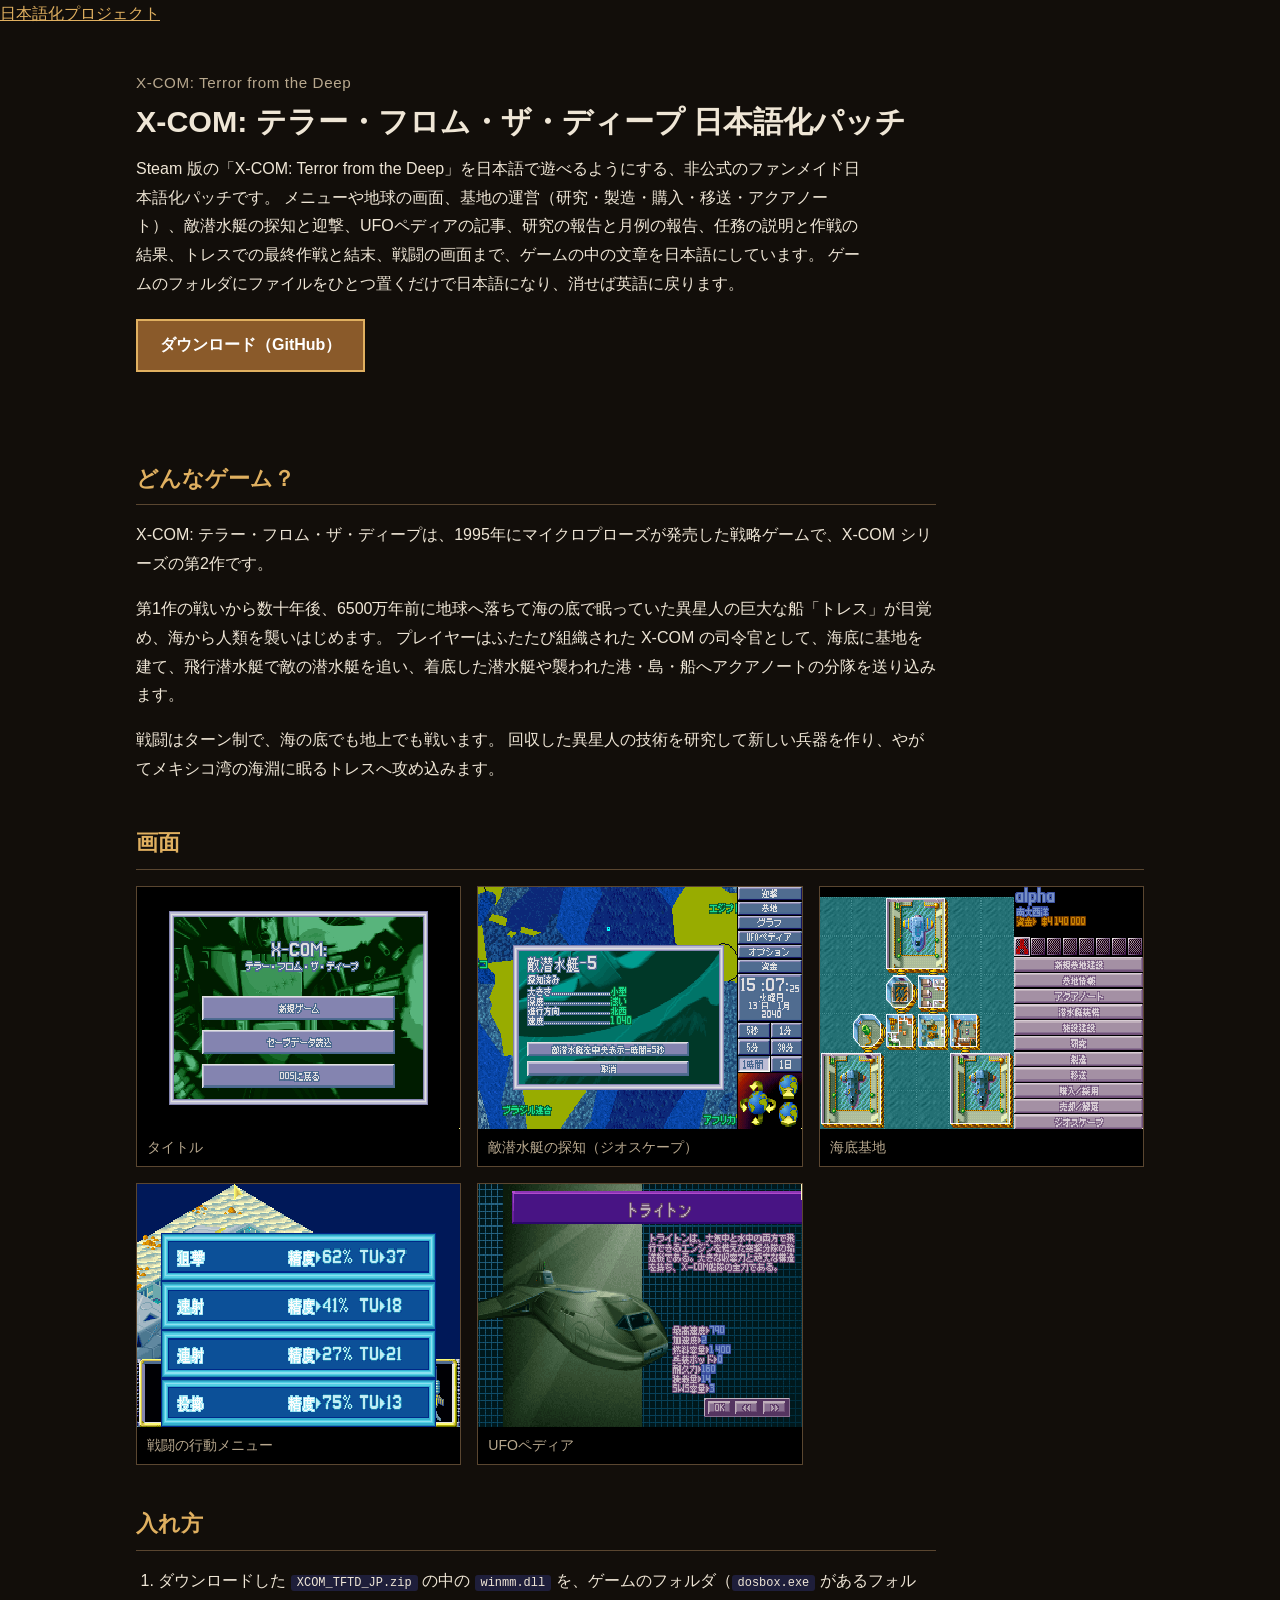
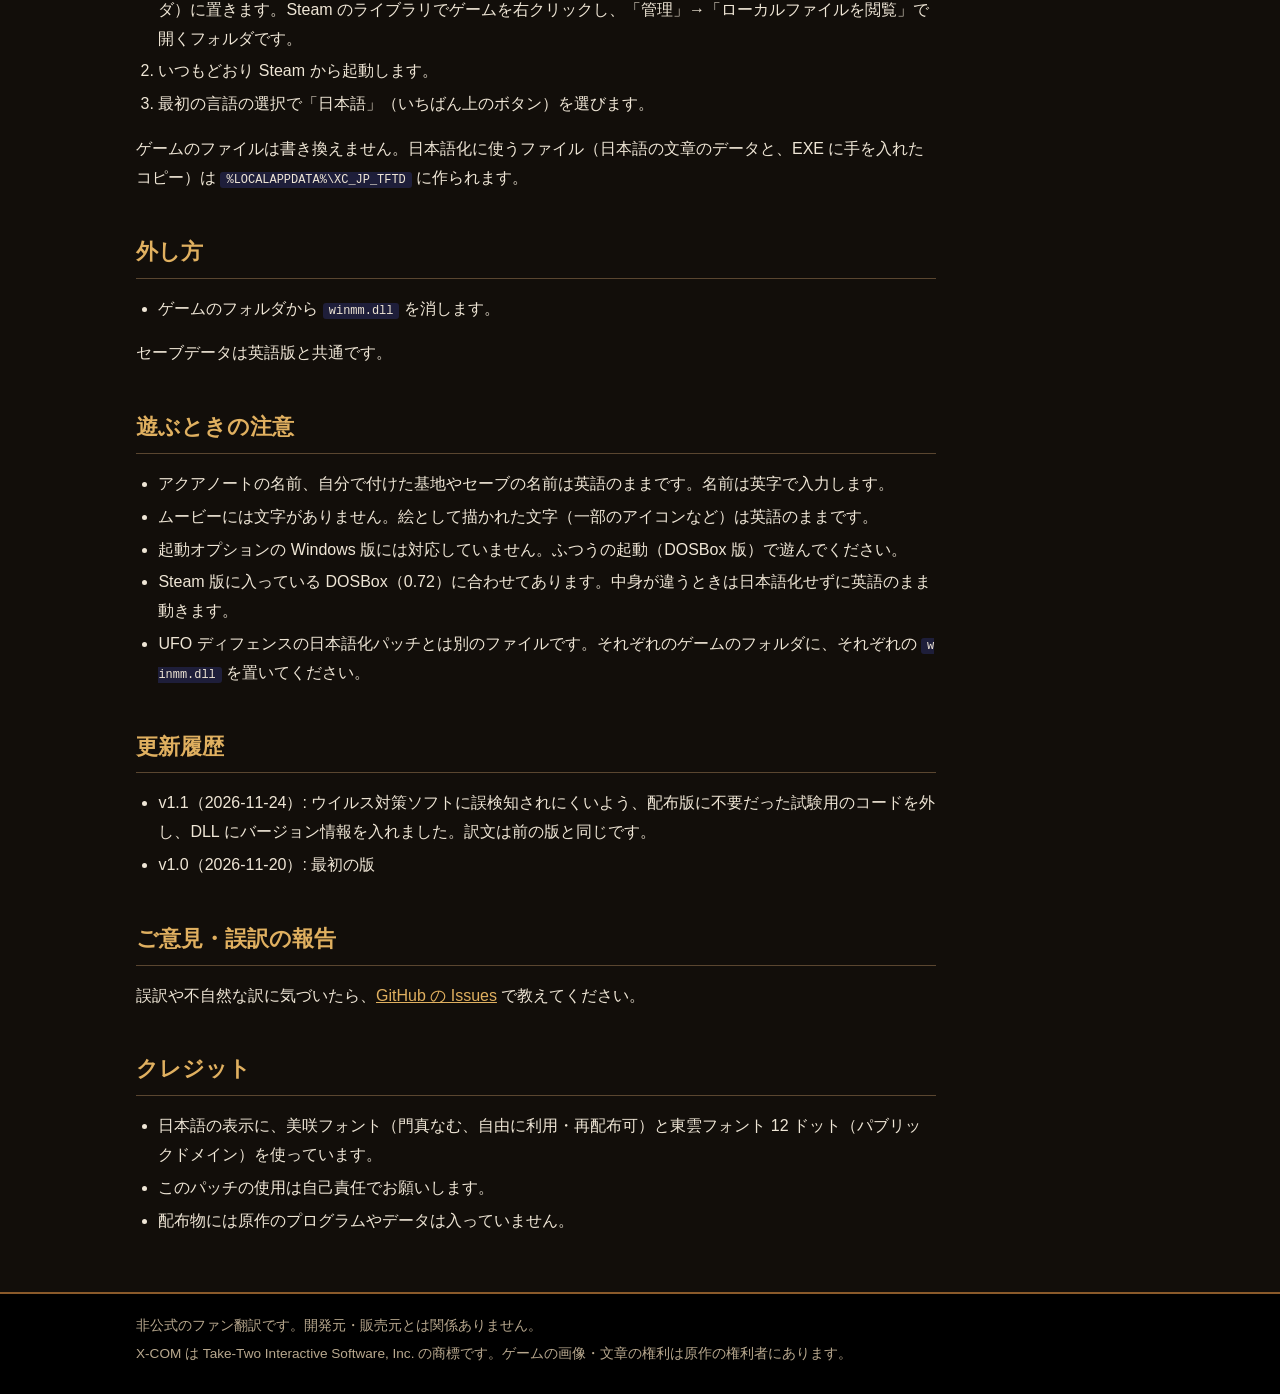
<file: docs/tftd/index.html>
<!doctype html>
<html lang="ja">
<head>
<meta charset="utf-8">
<meta name="viewport" content="width=device-width, initial-scale=1">
<title>X-COM: テラー・フロム・ザ・ディープ 日本語化パッチ — X-COM シリーズ 日本語化プロジェクト</title>
<meta name="description" content="Steam 版 X-COM: Terror from the Deep を日本語で遊べるようにする、非公式のファンメイド日本語化パッチ。">
<meta property="og:type" content="article">
<meta property="og:title" content="X-COM: テラー・フロム・ザ・ディープ 日本語化パッチ">
<meta property="og:description" content="Steam 版 X-COM: Terror from the Deep を日本語で遊べるようにする、非公式のファンメイド日本語化パッチ。">
<meta property="og:url" content="https://higesho.github.io/xcom-ja/tftd/">
<meta property="og:image" content="https://higesho.github.io/xcom-ja/tftd/img/geoscape.png">
<link rel="stylesheet" href="../style.css">
</head>
<body>
<header class="jpn" id="jpn"><div class="jpn-band"><a class="jpn-home" href="https://higesho.github.io/ja/">日本語化プロジェクト</a></div></header>
<script src="https://higesho.github.io/ja/nav.js"></script>

<main class="band">
<section class="hero">
<p class="sub">X-COM: Terror from the Deep</p>
<h1>X-COM: テラー・フロム・ザ・ディープ 日本語化パッチ</h1>
<p class="tag">Steam 版の「X-COM: Terror from the Deep」を日本語で遊べるようにする、非公式のファンメイド日本語化パッチです。
メニューや地球の画面、基地の運営（研究・製造・購入・移送・アクアノート）、敵潜水艇の探知と迎撃、UFOペディアの記事、研究の報告と月例の報告、任務の説明と作戦の結果、トレスでの最終作戦と結末、戦闘の画面まで、ゲームの中の文章を日本語にしています。
ゲームのフォルダにファイルをひとつ置くだけで日本語になり、消せば英語に戻ります。</p>
<p><a class="dl" href="https://github.com/higesho/xcom-ja/releases/tag/tftd-v1.1">ダウンロード（GitHub）</a></p>
</section>

<div class="text">
<h2>どんなゲーム？</h2>
<p>X-COM: テラー・フロム・ザ・ディープは、1995年にマイクロプローズが発売した戦略ゲームで、X-COM シリーズの第2作です。</p>
<p>第1作の戦いから数十年後、6500万年前に地球へ落ちて海の底で眠っていた異星人の巨大な船「トレス」が目覚め、海から人類を襲いはじめます。
プレイヤーはふたたび組織された X-COM の司令官として、海底に基地を建て、飛行潜水艇で敵の潜水艇を追い、着底した潜水艇や襲われた港・島・船へアクアノートの分隊を送り込みます。</p>
<p>戦闘はターン制で、海の底でも地上でも戦います。
回収した異星人の技術を研究して新しい兵器を作り、やがてメキシコ湾の海淵に眠るトレスへ攻め込みます。</p>
</div>

<h2>画面</h2>
<div class="shots">
  <figure><img src="img/title.png" alt="タイトル画面のメニュー" loading="lazy"><figcaption>タイトル</figcaption></figure>
  <figure><img src="img/geoscape.png" alt="地球の画面で敵潜水艇を探知した窓。大きさ・深度・進行方向・速度が日本語で出ている" loading="lazy"><figcaption>敵潜水艇の探知（ジオスケープ）</figcaption></figure>
  <figure><img src="img/base.png" alt="海底基地の画面と、研究・製造・移送などのボタン" loading="lazy"><figcaption>海底基地</figcaption></figure>
  <figure><img src="img/battle.png" alt="戦闘の画面で武器の行動（狙撃・速射・連射・投擲）を選ぶメニュー" loading="lazy"><figcaption>戦闘の行動メニュー</figcaption></figure>
  <figure><img src="img/ufopaedia.png" alt="UFOペディアの潜水艇トライトンの記事" loading="lazy"><figcaption>UFOペディア</figcaption></figure>
</div>

<div class="text">
<h2>入れ方</h2>
<ol>
<li>ダウンロードした <code>XCOM_TFTD_JP.zip</code> の中の <code>winmm.dll</code> を、ゲームのフォルダ（<code>dosbox.exe</code> があるフォルダ）に置きます。Steam のライブラリでゲームを右クリックし、「管理」→「ローカルファイルを閲覧」で開くフォルダです。</li>
<li>いつもどおり Steam から起動します。</li>
<li>最初の言語の選択で「日本語」（いちばん上のボタン）を選びます。</li>
</ol>
<p>ゲームのファイルは書き換えません。日本語化に使うファイル（日本語の文章のデータと、EXE に手を入れたコピー）は <code>%LOCALAPPDATA%\XC_JP_TFTD</code> に作られます。</p>

<h2>外し方</h2>
<ul>
<li>ゲームのフォルダから <code>winmm.dll</code> を消します。</li>
</ul>
<p>セーブデータは英語版と共通です。</p>

<h2>遊ぶときの注意</h2>
<ul>
<li>アクアノートの名前、自分で付けた基地やセーブの名前は英語のままです。名前は英字で入力します。</li>
<li>ムービーには文字がありません。絵として描かれた文字（一部のアイコンなど）は英語のままです。</li>
<li>起動オプションの Windows 版には対応していません。ふつうの起動（DOSBox 版）で遊んでください。</li>
<li>Steam 版に入っている DOSBox（0.72）に合わせてあります。中身が違うときは日本語化せずに英語のまま動きます。</li>
<li>UFO ディフェンスの日本語化パッチとは別のファイルです。それぞれのゲームのフォルダに、それぞれの <code>winmm.dll</code> を置いてください。</li>
</ul>

<h2>更新履歴</h2>
<ul>
<li>v1.1（2026-11-24）: ウイルス対策ソフトに誤検知されにくいよう、配布版に不要だった試験用のコードを外し、DLL にバージョン情報を入れました。訳文は前の版と同じです。</li>
<li>v1.0（2026-11-20）: 最初の版</li>
</ul>

<h2>ご意見・誤訳の報告</h2>
<p>誤訳や不自然な訳に気づいたら、<a href="https://github.com/higesho/xcom-ja/issues">GitHub の Issues</a> で教えてください。</p>

<h2>クレジット</h2>
<ul>
<li>日本語の表示に、美咲フォント（門真なむ、自由に利用・再配布可）と東雲フォント 12 ドット（パブリックドメイン）を使っています。</li>
<li>このパッチの使用は自己責任でお願いします。</li>
<li>配布物には原作のプログラムやデータは入っていません。</li>
</ul>
</div>
</main>

<footer class="foot"><div class="band">
  <p>非公式のファン翻訳です。開発元・販売元とは関係ありません。</p>
  <p>X-COM は Take-Two Interactive Software, Inc. の商標です。ゲームの画像・文章の権利は原作の権利者にあります。</p>
</div></footer>
</body>
</html>
</file>
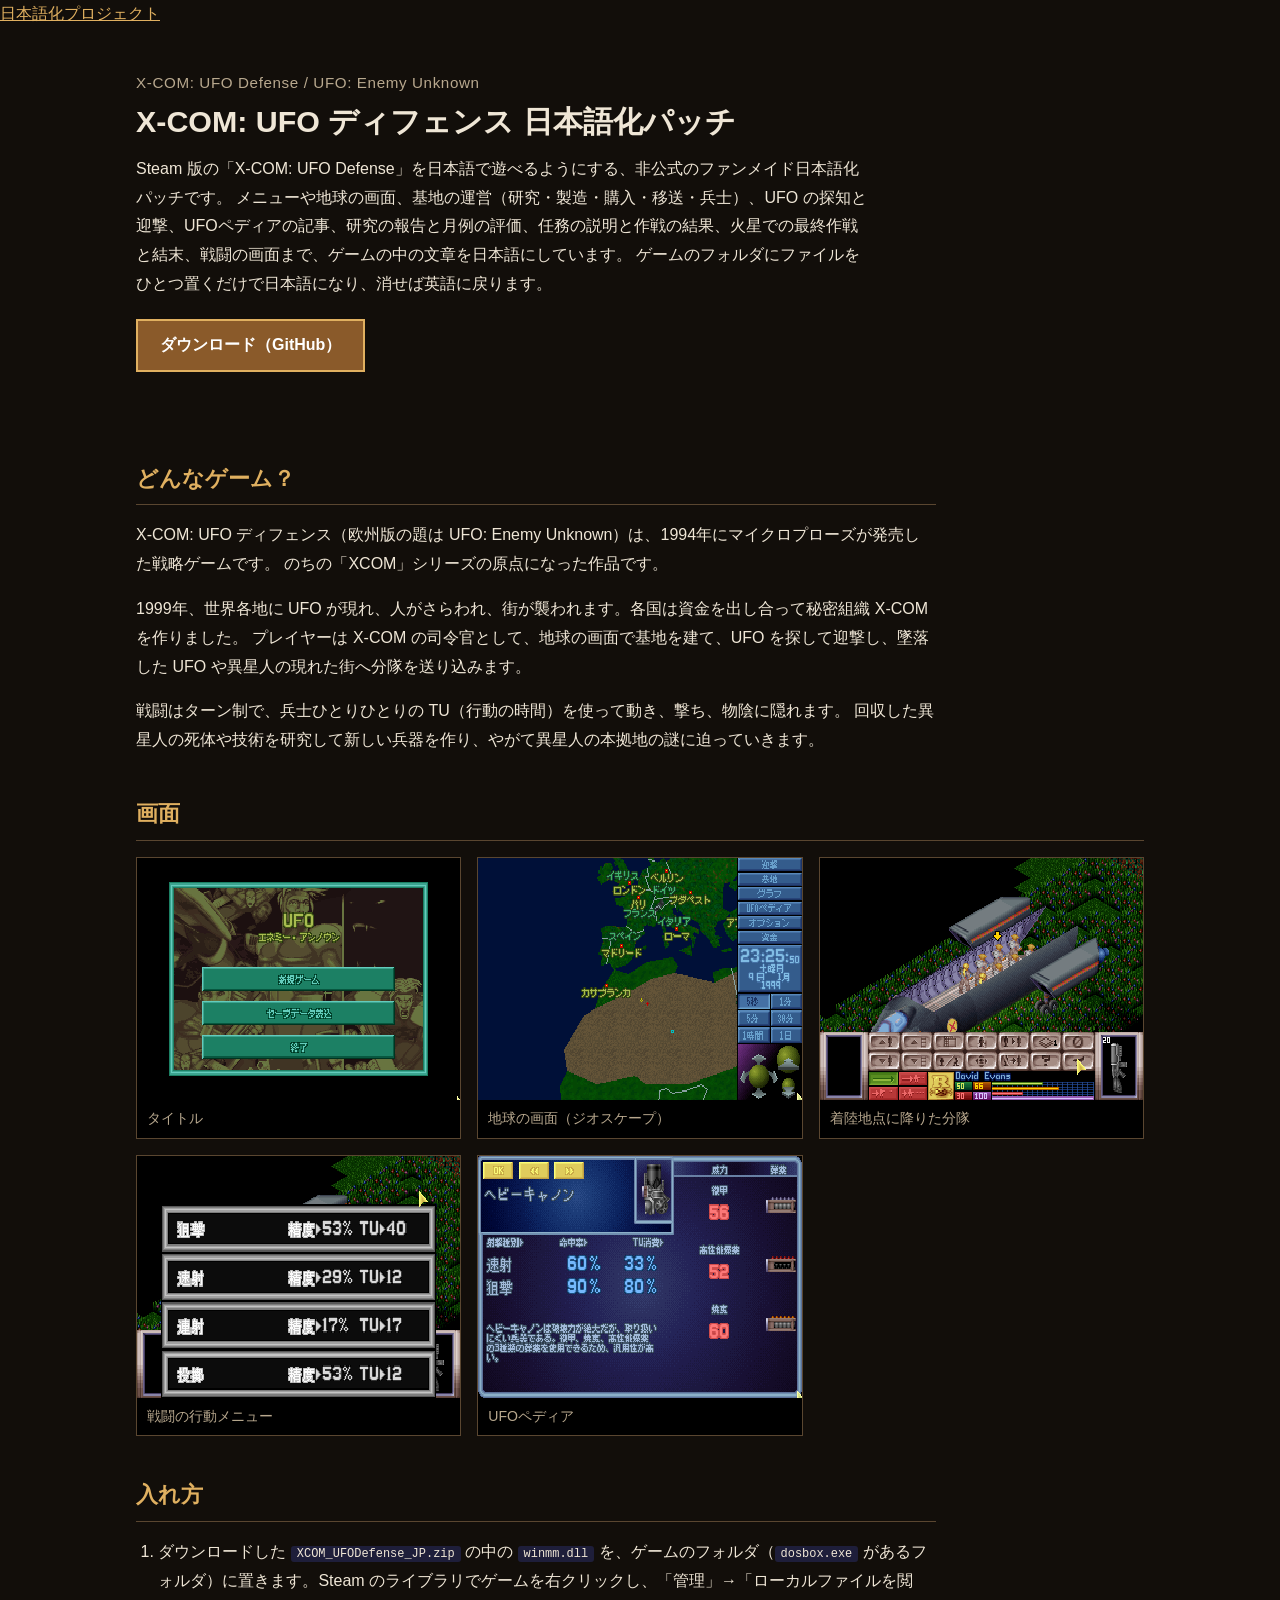
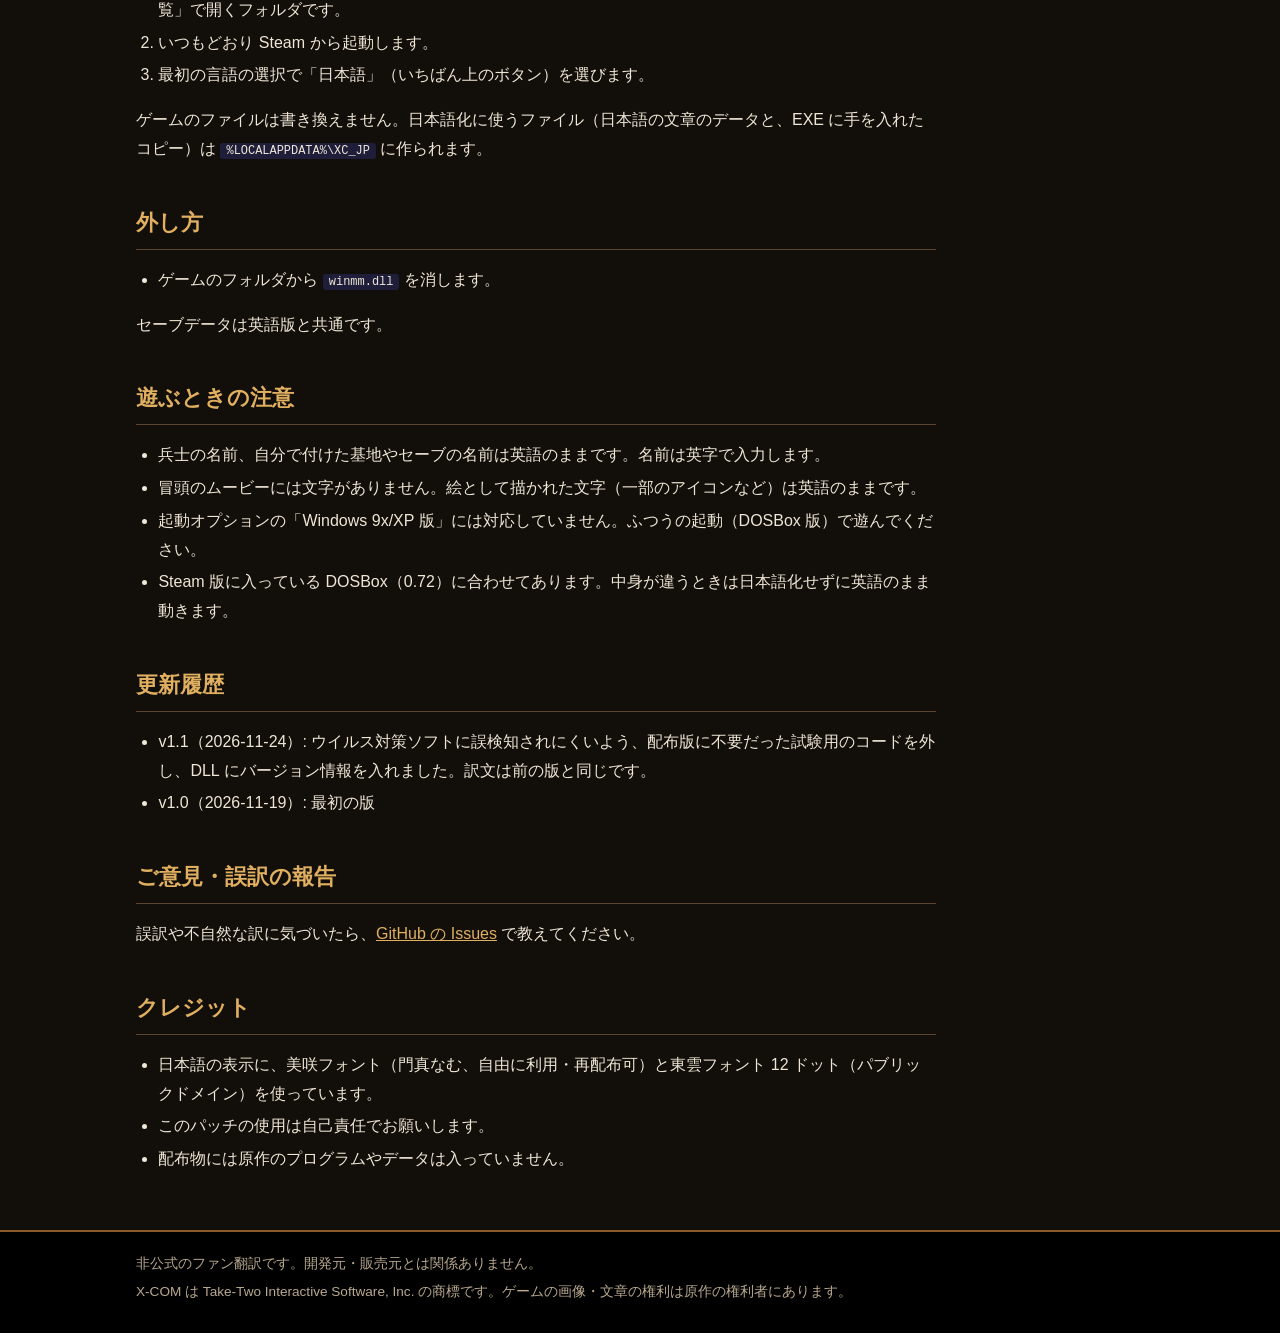
<file: docs/ufo/index.html>
<!doctype html>
<html lang="ja">
<head>
<meta charset="utf-8">
<meta name="viewport" content="width=device-width, initial-scale=1">
<title>X-COM: UFO ディフェンス 日本語化パッチ — X-COM シリーズ 日本語化プロジェクト</title>
<meta name="description" content="Steam 版 X-COM: UFO Defense を日本語で遊べるようにする、非公式のファンメイド日本語化パッチ。">
<meta property="og:type" content="article">
<meta property="og:title" content="X-COM: UFO ディフェンス 日本語化パッチ">
<meta property="og:description" content="Steam 版 X-COM: UFO Defense を日本語で遊べるようにする、非公式のファンメイド日本語化パッチ。">
<meta property="og:url" content="https://higesho.github.io/xcom-ja/ufo/">
<meta property="og:image" content="https://higesho.github.io/xcom-ja/ufo/img/geoscape.png">
<link rel="stylesheet" href="../style.css">
</head>
<body>
<header class="jpn" id="jpn"><div class="jpn-band"><a class="jpn-home" href="https://higesho.github.io/ja/">日本語化プロジェクト</a></div></header>
<script src="https://higesho.github.io/ja/nav.js"></script>

<main class="band">
<section class="hero">
<p class="sub">X-COM: UFO Defense / UFO: Enemy Unknown</p>
<h1>X-COM: UFO ディフェンス 日本語化パッチ</h1>
<p class="tag">Steam 版の「X-COM: UFO Defense」を日本語で遊べるようにする、非公式のファンメイド日本語化パッチです。
メニューや地球の画面、基地の運営（研究・製造・購入・移送・兵士）、UFO の探知と迎撃、UFOペディアの記事、研究の報告と月例の評価、任務の説明と作戦の結果、火星での最終作戦と結末、戦闘の画面まで、ゲームの中の文章を日本語にしています。
ゲームのフォルダにファイルをひとつ置くだけで日本語になり、消せば英語に戻ります。</p>
<p><a class="dl" href="https://github.com/higesho/xcom-ja/releases/tag/ufo-v1.1">ダウンロード（GitHub）</a></p>
</section>

<div class="text">
<h2>どんなゲーム？</h2>
<p>X-COM: UFO ディフェンス（欧州版の題は UFO: Enemy Unknown）は、1994年にマイクロプローズが発売した戦略ゲームです。
のちの「XCOM」シリーズの原点になった作品です。</p>
<p>1999年、世界各地に UFO が現れ、人がさらわれ、街が襲われます。各国は資金を出し合って秘密組織 X-COM を作りました。
プレイヤーは X-COM の司令官として、地球の画面で基地を建て、UFO を探して迎撃し、墜落した UFO や異星人の現れた街へ分隊を送り込みます。</p>
<p>戦闘はターン制で、兵士ひとりひとりの TU（行動の時間）を使って動き、撃ち、物陰に隠れます。
回収した異星人の死体や技術を研究して新しい兵器を作り、やがて異星人の本拠地の謎に迫っていきます。</p>
</div>

<h2>画面</h2>
<div class="shots">
  <figure><img src="img/title.png" alt="タイトル画面のメニュー" loading="lazy"><figcaption>タイトル</figcaption></figure>
  <figure><img src="img/geoscape.png" alt="地球の画面。ヨーロッパの国名と都市名が日本語で出ている" loading="lazy"><figcaption>地球の画面（ジオスケープ）</figcaption></figure>
  <figure><img src="img/battlefield.png" alt="着陸地点に降りた兵員輸送機スカイレンジャーと分隊" loading="lazy"><figcaption>着陸地点に降りた分隊</figcaption></figure>
  <figure><img src="img/battle.png" alt="戦闘の画面で武器の行動（狙撃・速射・連射・投擲）を選ぶメニュー" loading="lazy"><figcaption>戦闘の行動メニュー</figcaption></figure>
  <figure><img src="img/ufopaedia.png" alt="UFOペディアのヘビーキャノンの記事" loading="lazy"><figcaption>UFOペディア</figcaption></figure>
</div>

<div class="text">
<h2>入れ方</h2>
<ol>
<li>ダウンロードした <code>XCOM_UFODefense_JP.zip</code> の中の <code>winmm.dll</code> を、ゲームのフォルダ（<code>dosbox.exe</code> があるフォルダ）に置きます。Steam のライブラリでゲームを右クリックし、「管理」→「ローカルファイルを閲覧」で開くフォルダです。</li>
<li>いつもどおり Steam から起動します。</li>
<li>最初の言語の選択で「日本語」（いちばん上のボタン）を選びます。</li>
</ol>
<p>ゲームのファイルは書き換えません。日本語化に使うファイル（日本語の文章のデータと、EXE に手を入れたコピー）は <code>%LOCALAPPDATA%\XC_JP</code> に作られます。</p>

<h2>外し方</h2>
<ul>
<li>ゲームのフォルダから <code>winmm.dll</code> を消します。</li>
</ul>
<p>セーブデータは英語版と共通です。</p>

<h2>遊ぶときの注意</h2>
<ul>
<li>兵士の名前、自分で付けた基地やセーブの名前は英語のままです。名前は英字で入力します。</li>
<li>冒頭のムービーには文字がありません。絵として描かれた文字（一部のアイコンなど）は英語のままです。</li>
<li>起動オプションの「Windows 9x/XP 版」には対応していません。ふつうの起動（DOSBox 版）で遊んでください。</li>
<li>Steam 版に入っている DOSBox（0.72）に合わせてあります。中身が違うときは日本語化せずに英語のまま動きます。</li>
</ul>

<h2>更新履歴</h2>
<ul>
<li>v1.1（2026-11-24）: ウイルス対策ソフトに誤検知されにくいよう、配布版に不要だった試験用のコードを外し、DLL にバージョン情報を入れました。訳文は前の版と同じです。</li>
<li>v1.0（2026-11-19）: 最初の版</li>
</ul>

<h2>ご意見・誤訳の報告</h2>
<p>誤訳や不自然な訳に気づいたら、<a href="https://github.com/higesho/xcom-ja/issues">GitHub の Issues</a> で教えてください。</p>

<h2>クレジット</h2>
<ul>
<li>日本語の表示に、美咲フォント（門真なむ、自由に利用・再配布可）と東雲フォント 12 ドット（パブリックドメイン）を使っています。</li>
<li>このパッチの使用は自己責任でお願いします。</li>
<li>配布物には原作のプログラムやデータは入っていません。</li>
</ul>
</div>
</main>

<footer class="foot"><div class="band">
  <p>非公式のファン翻訳です。開発元・販売元とは関係ありません。</p>
  <p>X-COM は Take-Two Interactive Software, Inc. の商標です。ゲームの画像・文章の権利は原作の権利者にあります。</p>
</div></footer>
</body>
</html>
</file>
<file: docs/style.css>
/* アルカナム 日本語化パッチ — スタイル */
:root {
  --bg: #120e0a;
  --panel: #221a12;
  --line: #5a4630;
  --text: #efe6d6;
  --muted: #b8a88e;
  --cyan: #e0b060;
  --blue: #8a5a2a;
  --gold: #ffd75a;
  --green: #55ff55;
}

* { box-sizing: border-box; }

html { -webkit-text-size-adjust: 100%; }

body {
  margin: 0;
  background: var(--bg);
  color: var(--text);
  font-family: "Hiragino Kaku Gothic ProN", "Hiragino Sans", "Yu Gothic UI", "Meiryo", sans-serif;
  line-height: 1.8;
}

a { color: var(--cyan); }
a:hover { color: #ffffff; }

.band { max-width: 1040px; margin: 0 auto; padding: 0 16px; }

/* 上の帯 */
header.top { border-bottom: 2px solid var(--blue); background: #000; }
header.top .band { display: flex; flex-wrap: wrap; align-items: center; gap: 8px 24px; padding-top: 10px; padding-bottom: 10px; }
.brand { color: var(--cyan); font-weight: bold; font-size: 1.1rem; text-decoration: none; letter-spacing: 0.05em; }
header.top nav { display: flex; flex-wrap: wrap; gap: 4px 16px; }
header.top nav a { color: var(--muted); text-decoration: none; }
header.top nav a:hover, header.top nav a.here { color: var(--text); }

/* 冒頭 */
.hero { padding: 40px 0 24px; }
.hero h1 { margin: 0 0 12px; font-size: 1.9rem; line-height: 1.4; }
.hero .sub { margin: 0 0 4px; color: var(--muted); font-size: 0.95rem; letter-spacing: 0.04em; }
.hero p.tag { margin: 0 0 20px; max-width: 46em; }

.dl { display: inline-block; margin: 0 12px 8px 0; padding: 10px 22px; background: var(--blue); color: #fff; text-decoration: none; font-weight: bold; border: 2px solid var(--cyan); }
.dl:hover { background: #5555ff; color: #fff; }
.dl.sub { background: transparent; border-color: var(--line); color: var(--text); font-weight: normal; }

h2 { margin: 40px 0 12px; padding-bottom: 6px; border-bottom: 1px solid var(--line); font-size: 1.35rem; color: var(--cyan); }
h3 { margin: 24px 0 8px; font-size: 1.1rem; }

code { background: #1e1e3a; padding: 1px 6px; border-radius: 3px; font-size: 0.92em; word-break: break-all; }

/* 作品一覧 */
.titles { display: grid; grid-template-columns: repeat(auto-fill, minmax(230px, 1fr)); gap: 16px; margin: 16px 0 8px; padding: 0; list-style: none; }
.titles li { background: var(--panel); border: 1px solid var(--line); display: flex; flex-direction: column; }
.titles li.ready { border-color: var(--cyan); }
.titles .thumb { display: block; aspect-ratio: 4 / 3; background: #000; border-bottom: 1px solid var(--line); overflow: hidden; }
.titles .thumb img { width: 100%; height: 100%; object-fit: fill; image-rendering: pixelated; display: block; }
.titles .thumb.none { display: flex; align-items: center; justify-content: center; color: #3a3a6a; font-size: 3rem; font-weight: bold; font-family: Georgia, "Times New Roman", serif; }
.titles .body { padding: 12px 14px 14px; display: flex; flex-direction: column; gap: 4px; flex: 1; }
.titles .name { font-weight: bold; font-size: 1.05rem; }
.titles .orig { color: var(--muted); font-size: 0.85rem; line-height: 1.5; }
.titles .desc { font-size: 0.9rem; margin-top: 4px; flex: 1; }
.titles .more { margin-top: 8px; font-size: 0.9rem; }
.state { display: inline-block; align-self: flex-start; padding: 0 8px; font-size: 0.8rem; border: 1px solid; }
.state.ready { color: var(--green); border-color: var(--green); }
.state.wip { color: var(--gold); border-color: var(--gold); }
.state.plan { color: var(--muted); border-color: var(--line); }

/* 画面 */
.shots { display: grid; grid-template-columns: repeat(auto-fill, minmax(300px, 1fr)); gap: 16px; margin: 16px 0; }
.shots figure { margin: 0; background: #000; border: 1px solid var(--line); }
.shots img { display: block; width: 100%; aspect-ratio: 4 / 3; object-fit: fill; image-rendering: pixelated; }
.shots figcaption { padding: 6px 10px; font-size: 0.88rem; color: var(--muted); }

/* 文章 */
.text { max-width: 50em; }
.text ol, .text ul { padding-left: 1.4em; }
.text li { margin: 4px 0; }
.note { background: var(--panel); border-left: 4px solid var(--cyan); padding: 10px 14px; margin: 16px 0; }

table.ver { border-collapse: collapse; font-size: 0.88rem; margin: 8px 0; }
table.ver th, table.ver td { border: 1px solid var(--line); padding: 4px 10px; text-align: left; }
table.ver th { background: var(--panel); font-weight: normal; color: var(--muted); }
.scroll { overflow-x: auto; }

/* 下の帯 */
footer.foot { margin-top: 56px; border-top: 2px solid var(--blue); background: #000; color: var(--muted); font-size: 0.85rem; }
footer.foot .band { padding-top: 16px; padding-bottom: 24px; }
footer.foot p { margin: 4px 0; }

@media (max-width: 600px) {
  .hero h1 { font-size: 1.5rem; }
  .shots { grid-template-columns: 1fr; }
}

/* メニュー: 同じシリーズのリンクを左、GitHub、ほかのシリーズ（higesho.github.io の別サイト）を右に並べ、
   ほかのシリーズは区切り線・金色・「↗」で見分ける */
header.top nav a[href^="https://github.com/"] { order: 1; }
header.top nav a[href^="https://higesho.github.io/"] { order: 2; color: var(--gold); opacity: 0.85; }
header.top nav a[href^="https://higesho.github.io/"]::before { content: "↗ "; }
header.top nav a[href^="https://higesho.github.io/"]:hover { color: #fff; opacity: 1; }
header.top nav a:not([href^="https://higesho.github.io/"]) + a[href^="https://higesho.github.io/"] { margin-left: 4px; padding-left: 16px; border-left: 1px solid var(--line); }
</file>
